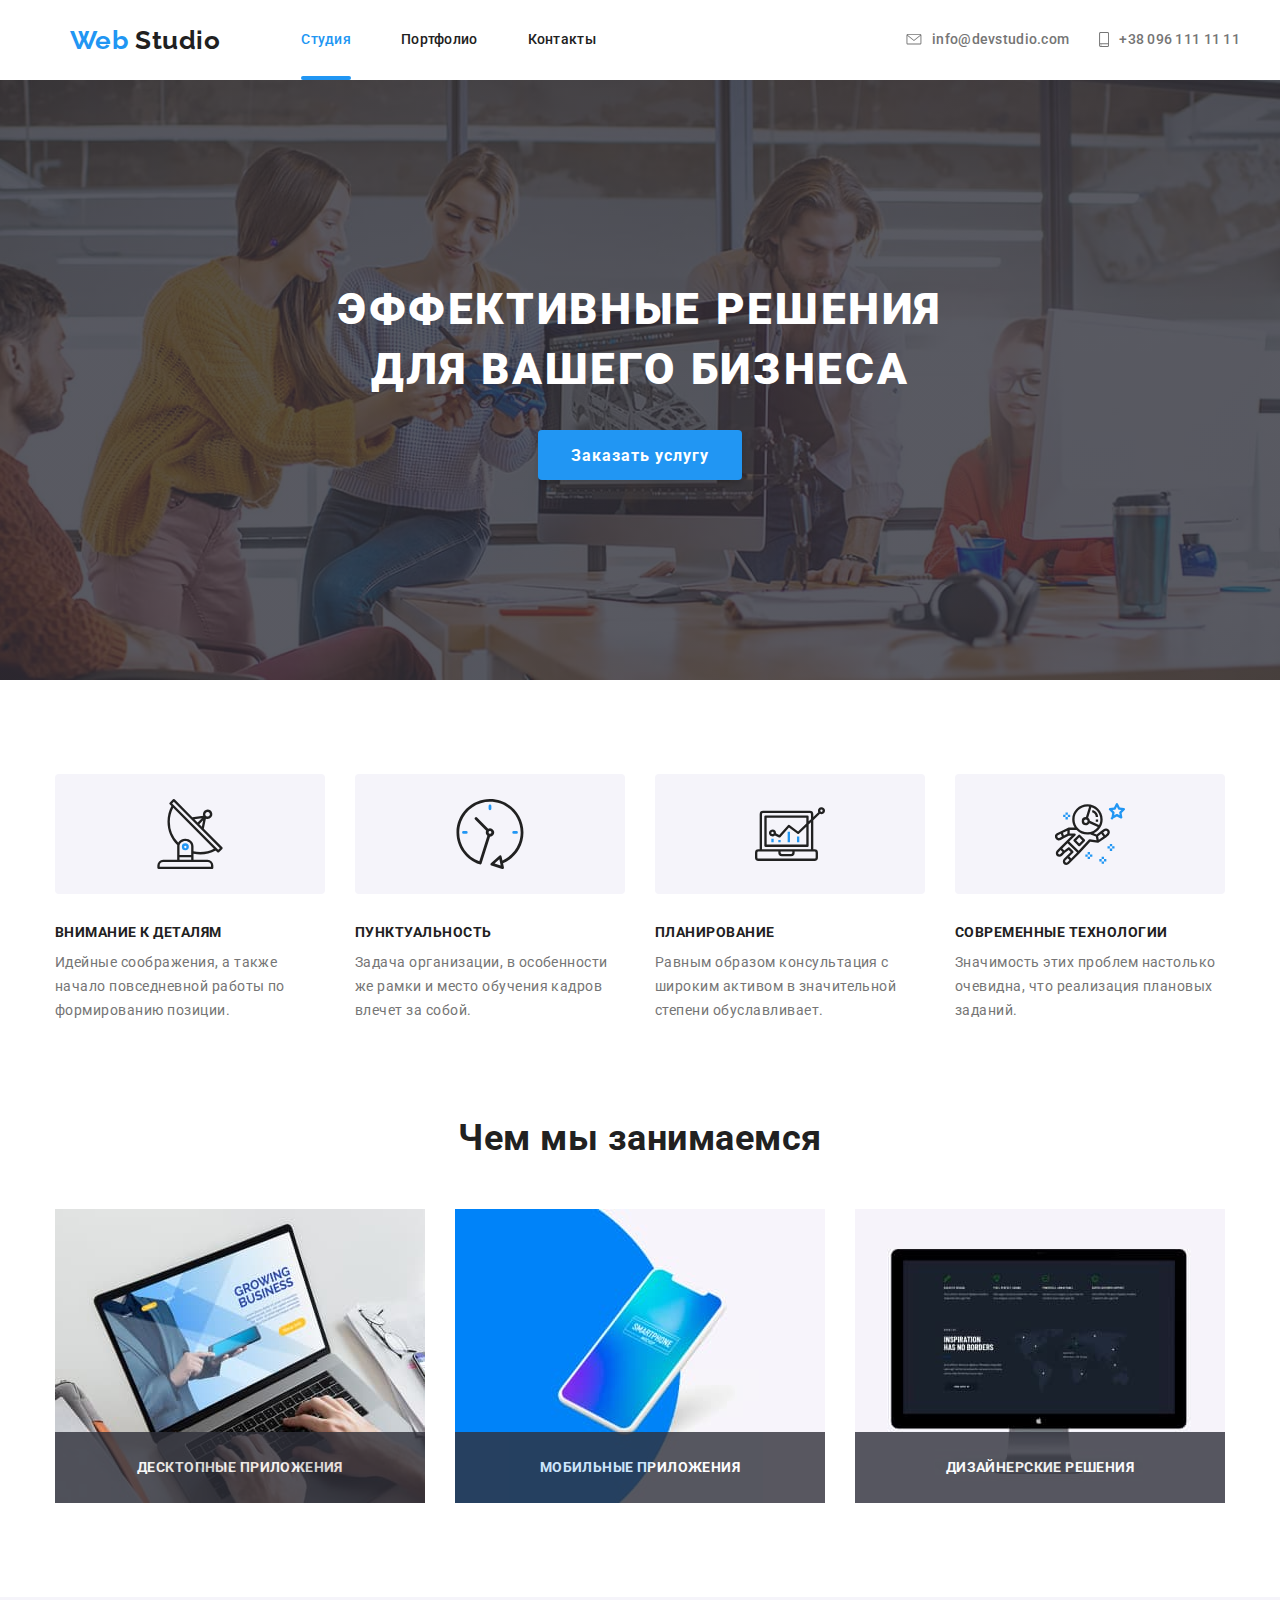
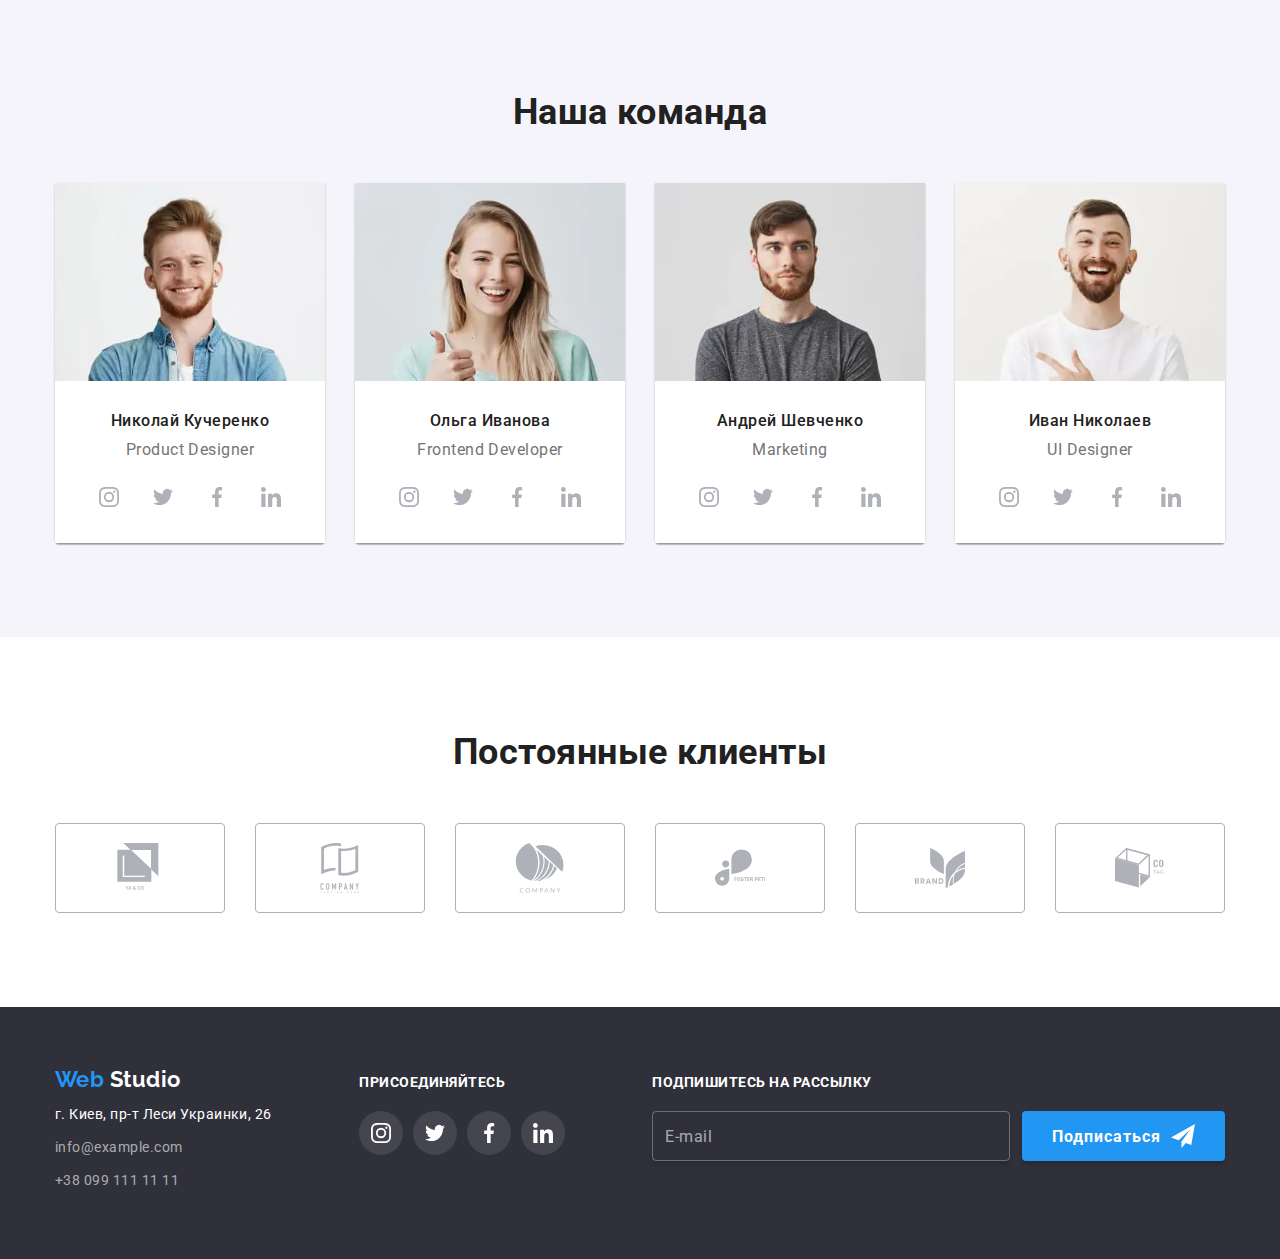
<file: index.html>
<!DOCTYPE html>
<html lang="ru">
  <head>
    <meta charset="UTF-8" />
    <meta name="viewport" content="width=device-width, initial-scale=1.0" />
    <title>Web Studio</title>
    <link
      href="https://fonts.googleapis.com/css2?family=Raleway:wght@700&family=Roboto:wght@400;500;700;900&display=swap"
      rel="stylesheet"
    />
    <link rel="stylesheet" href="./css/main.min.css" />
  </head>

  <body>
    <!-- Белый фон -->

    <!--Шапка сайта-->

    <header class="page-header">
      <div class="page-header__container">
        <a href="./index.html" class="page-header__logo">
          <span class="page-header__logo--space" lang="en">Web</span>
          <span class="page-logo" lang="en">Studio</span>
        </a>

        <button
          type="button"
          class="menu__button"
          aria-expanded="false"
          aria-controls="page-header__menu"
          data-menu-button
        >
          <svg
            class="menu__button--icon"
            width="40"
            height="40"
            aria-label="Переключатель мобильного меню"
          >
            <use
              href="./images/sprite.svg#icon-cross_40px"
              class="menu__button--icon-cross_40px"
            ></use>
            <use
              href="./images/sprite.svg#icon-menu"
              class="menu__button--icon-menu"
            ></use>
          </svg>
        </button>

        <div class="page-header__menu" id="page-header__menu" data-menu>
          <nav class="page-header__nav">
            <ul class="site-nav">
              <li class="site-nav__item">
                <a
                  href="./index.html"
                  class="site-nav__link site-nav__link--current"
                  >Студия</a
                >
              </li>
              <li class="site-nav__item">
                <a href="./portfolio.html" class="site-nav__link">Портфолио</a>
              </li>
              <li class="site-nav__item">
                <a href="./contacts.html" class="site-nav__link">Контакты</a>
              </li>
            </ul>
          </nav>
          <div class="page-header__contacts">
            <ul class="contact-info__list">
              <li class="contact-info__item">
                <a
                  href="mailto:info@devstudio.com"
                  aria-label="Электронная почта"
                  class="contact-info__link"
                >
                  <svg
                    class="contact-info__link--icon-mail"
                    width="16"
                    height="11.2"
                  >
                    <use href="./images/sprite.svg#icon-mail"></use>
                  </svg>
                  info@devstudio.com</a
                >
              </li>
              <li class="contact-info__item">
                <a
                  href="tel:+380961111111"
                  aria-label="Телефон"
                  class="contact-info__link"
                >
                  <svg
                    class="contact-info__link--icon-phone"
                    width="10"
                    height="15"
                  >
                    <use href="./images/sprite.svg#icon-phone"></use>
                  </svg>
                  +38 096 111 11 11</a
                >
              </li>
            </ul>
          </div>
        </div>
      </div>
    </header>

    <main class="page-content">
      <!--Герой-->
      <section class="hero">
        <div class="hero__container">
          <h1 class="hero__title">эффективные решения для вашего бизнеса</h1>
          <button href="#" class="hero__button" data-modal-open>
            Заказать услугу
          </button>
        </div>
      </section>

      <!-- Светло-серый фон -->

      <!--Наши преимущества (features)-->
      <section class="section__features">
        <div class="features__container">
          <h2 class="visually-hidden">Наши преимущества</h2>

          <ul class="features__list">
            <li class="features__item">
              <div class="features__item--icon-background">
                <svg class="features__item--icon" width="70" height="70">
                  <use href="./images/sprite.svg#icon-antenna"></use>
                </svg>
              </div>
              <h3 class="features__title">Внимание к деталям</h3>
              <p class="features__text">
                Идейные соображения, а также начало повседневной работы по
                формированию позиции.
              </p>
            </li>
            <li class="features__item">
              <div class="features__item--icon-background">
                <svg class="features__item--icon" width="70" height="70">
                  <use href="./images/sprite.svg#icon-clock"></use>
                </svg>
              </div>
              <h3 class="features__title">Пунктуальность</h3>
              <p class="features__text">
                Задача организации, в особенности же рамки и место обучения
                кадров влечет за собой.
              </p>
            </li>
            <li class="features__item">
              <div class="features__item--icon-background">
                <svg class="features__item--icon" width="70" height="70">
                  <use href="./images/sprite.svg#icon-diagram"></use>
                </svg>
              </div>
              <h3 class="features__title">Планирование</h3>
              <p class="features__text">
                Равным образом консультация с широким активом в значительной
                степени обуславливает.
              </p>
            </li>
            <li class="features__item">
              <div class="features__item--icon-background">
                <svg class="features__item--icon" width="70" height="70">
                  <use href="./images/sprite.svg#icon-astronaut"></use>
                </svg>
              </div>
              <h3 class="features__title">Современные технологии</h3>
              <p class="features__text">
                Значимость этих проблем настолько очевидна, что реализация
                плановых заданий.
              </p>
            </li>
          </ul>
        </div>
      </section>

      <!--Чем мы занимаемся-->
      <section>
        <div class="occupation__container">
          <h2 class="occupation__title">Чем мы занимаемся</h2>
          <ul class="occupation__list">
            <li class="occupation__item">
              <a href="#" class="occupation__link">
                <img
                  loading="lazy"
                  srcset="
                    ./images/desktop_apps&project_9_desk-370/img.jpg    1x,
                    ./images/desktop_apps&project_9_desk-370/img@2x.jpg 2x
                  "
                  src="./images/desktop_apps&project_9_desk-370/img.jpg"
                  width="370"
                  height="294"
                  alt="Десктопные приложения"
                />
                <h3 class="occupation__link--title">Десктопные приложения</h3>
              </a>
            </li>
            <li class="occupation__item">
              <a href="#" class="occupation__link">
                <img
                  loading="lazy"
                  srcset="
                    ./images/mobile_apps_desk-370/img.jpg    1x,
                    ./images/mobile_apps_desk-370/img@2x.jpg 2x
                  "
                  src="/images/mobile_apps_desk-370/img.jpg"
                  width="370"
                  height="294"
                  alt="Мобильные приложения"
                />
                <h3 class="occupation__link--title">Мобильные приложения</h3>
              </a>
            </li>
            <li class="occupation__item">
              <a href="#" class="occupation__link">
                <img
                  loading="lazy"
                  srcset="
                    ./images/design_solutions&project_6_desk-370/img.jpg    1x,
                    ./images/design_solutions&project_6_desk-370/img@2x.jpg 2x
                  "
                  src="./images/design_solutions&project_6_desk-370/img.jpg"
                  width="370"
                  height="294"
                  alt="Дизайнерские решения"
                />
                <h3 class="occupation__link--title">Дизайнерские решения</h3>
              </a>
            </li>
          </ul>
        </div>
      </section>

      <!-- Серый фон -->

      <!--Наша команда-->
      <section class="section__team">
        <div class="team__container">
          <h2 class="team__title">Наша команда</h2>

          <ul class="team__card-set">
            <li class="card-set__item">
              <picture>
                <source
                  srcset="
                    ./images/Nikolai_Kucherenko_mob-450/img-webP.webp    1x,
                    ./images/Nikolai_Kucherenko_mob-450/img@2x-webP.webp 2x
                  "
                  type="image/webp"
                  media="(max-width: 767px)"
                />

                <source
                  srcset="
                    ./images/Nikolai_Kucherenko_tab-354/img-webP.webp    1x,
                    ./images/Nikolai_Kucherenko_tab-354/img@2x-webP.webp 2x
                  "
                  type="image/webp"
                  media="(min-width: 768px)"
                />
                <source
                  srcset="
                    ./images/Nikolai_Kucherenko_tab-354/img.jpg    1x,
                    ./images/Nikolai_Kucherenko_tab-354/img@2x.jpg 2x
                  "
                  type="image/jpg"
                  media="(min-width: 768px)"
                />

                <source
                  srcset="
                    ./images/Nikolai_Kucherenko_desk-270/img-webP.webp    1x,
                    ./images/Nikolai_Kucherenko_desk-270/img@2x-webP.webp 2x
                  "
                  type="image/webp"
                  media="(min-width: 1200px)"
                />

                <source
                  srcset="
                    ./images/Nikolai_Kucherenko_desk-270/img.jpg    1x,
                    ./images/Nikolai_Kucherenko_desk-270/img@2x.jpg 2x
                  "
                  type="image/jpg"
                  media="(min-width: 1200px)"
                />

                <img
                  loading="lazy"
                  srcset="
                    ./images/Nikolai_Kucherenko_mob-450/img.jpg    1x,
                    ./images/Nikolai_Kucherenko_mob-450/img@2x.jpg 2x
                  "
                  src="./images/Nikolai_Kucherenko_mob-450/img.jpg"
                  alt="Николай Кучеренко"
                />
              </picture>

              <!-- <picture>
                <source
                  srcset="
                    ./images/Nikolai_Kucherenko_mob-450/img-webP.webp    1x,
                    ./images/Nikolai_Kucherenko_mob-450/img@2x-webP.webp 2x
                  "
                  type="image/webp"
                />

                <img
                  loading="lazy"
                  srcset="
                    ./images/Nikolai_Kucherenko_mob-450/img.jpg    1x,
                    ./images/Nikolai_Kucherenko_mob-450/img@2x.jpg 2x
                  "
                  src="./images/Nikolai_Kucherenko_mob-450/img.jpg"
                  alt="Николай Кучеренко"
                />
              </picture> -->

              <!-- <img
                loading="lazy"
                srcset="
                  ./images/Nikolai_Kucherenko_mob-450/img.jpg    450w,
                  ./images/Nikolai_Kucherenko_mob-450/img@2x.jpg 900w
                "
                src="./images/Nikolai_Kucherenko_mob-450/img.jpg"
                alt="Николай Кучеренко"
                sizes="(min-width: 1200px) 25vw, (min-width: 768px) 50vw, 100vw"
              /> -->

              <!-- <img
                loading="lazy"
                srcset="
                  ./images/Nikolai_Kucherenko_mob-450/img.jpg    1x,
                  ./images/Nikolai_Kucherenko_mob-450/img@2x.jpg 2x
                "
                src="./images/Nikolai_Kucherenko_mob-450/img.jpg"
                alt="Николай Кучеренко"
              /> -->
              <div class="card__content">
                <h3 class="card__name">Николай Кучеренко</h3>
                <p lang="en" class="card__text">Product Designer</p>

                <ul class="card__socials">
                  <li class="socials__item">
                    <a
                      href="https://www.instagram.com/"
                      aria-label="Ссылка на Instagram"
                      class="team__social-link"
                    >
                      <svg
                        class="team__social-link--icon"
                        width="20"
                        height="20"
                      >
                        <use href="./images/sprite.svg#icon-instagram"></use>
                      </svg>
                    </a>
                  </li>
                  <li class="socials__item">
                    <a
                      href="https://twitter.com/"
                      aria-label="Ссылка на Twitter"
                      class="team__social-link"
                    >
                      <svg
                        class="team__social-link--icon"
                        width="20"
                        height="20"
                      >
                        <use href="./images/sprite.svg#icon-twitter"></use>
                      </svg>
                    </a>
                  </li>
                  <li class="socials__item">
                    <a
                      href="https://www.facebook.com"
                      aria-label="Ссылка на Facebook"
                      class="team__social-link"
                    >
                      <svg
                        class="team__social-link--icon"
                        width="20"
                        height="20"
                      >
                        <use href="./images/sprite.svg#icon-facebook"></use>
                      </svg>
                    </a>
                  </li>
                  <li class="socials__item">
                    <a
                      href="https://www.linkedin.com/"
                      aria-label="Ссылка на LinkedIn"
                      class="team__social-link"
                    >
                      <svg
                        class="team__social-link--icon"
                        width="20"
                        height="20"
                      >
                        <use href="./images/sprite.svg#icon-linkedin"></use>
                      </svg>
                    </a>
                  </li>
                </ul>
              </div>
            </li>

            <li class="card-set__item">
              <picture>
                <source
                  srcset="
                    ./images/Olga_Ivanova_mob-450/img-webP.webp    1x,
                    ./images/Olga_Ivanova_mob-450/img@2x-webP.webp 2x
                  "
                  type="image/webp"
                  media="(max-width: 767px)"
                />

                <source
                  srcset="
                    ./images/Olga_Ivanova_tab-354/img-webP.webp    1x,
                    ./images/Olga_Ivanova_tab-354/img@2x-webP.webp 2x
                  "
                  type="image/webp"
                  media="(min-width: 768px)"
                />
                <source
                  srcset="
                    ./images/Olga_Ivanova_tab-354/img.jpg    1x,
                    ./images/Olga_Ivanova_tab-354/img@2x.jpg 2x
                  "
                  type="image/jpg"
                  media="(min-width: 768px)"
                />

                <source
                  srcset="
                    ./images/Olga_Ivanova_desk-270/img-webP.webp    1x,
                    ./images/Olga_Ivanova_desk-270/img@2x-webP.webp 2x
                  "
                  type="image/webp"
                  media="(min-width: 1200px)"
                />

                <source
                  srcset="
                    ./images/Olga_Ivanova_desk-270/img.jpg    1x,
                    ./images/Olga_Ivanova_desk-270/img@2x.jpg 2x
                  "
                  type="image/jpg"
                  media="(min-width: 1200px)"
                />
                <img
                  loading="lazy"
                  srcset="
                    ./images/Olga_Ivanova_mob-450/img.jpg    1x,
                    ./images/Olga_Ivanova_mob-450/img@2x.jpg 2x
                  "
                  src="./images/Olga_Ivanova_mob-450/img.jpg"
                  alt="Ольга Иванова"
                />
              </picture>

              <div class="card__content">
                <h3 class="card__name">Ольга Иванова</h3>
                <p lang="en" class="card__text">Frontend Developer</p>

                <ul class="card__socials">
                  <li class="socials__item">
                    <a
                      href="https://www.instagram.com/"
                      aria-label="Ссылка на Instagram"
                      class="team__social-link"
                    >
                      <svg
                        class="team__social-link--icon"
                        width="20"
                        height="20"
                      >
                        <use href="./images/sprite.svg#icon-instagram"></use>
                      </svg>
                    </a>
                  </li>
                  <li class="socials__item">
                    <a
                      href="https://twitter.com/"
                      aria-label="Ссылка на Twitter"
                      class="team__social-link"
                    >
                      <svg
                        class="team__social-link--icon"
                        width="20"
                        height="20"
                      >
                        <use href="./images/sprite.svg#icon-twitter"></use>
                      </svg>
                    </a>
                  </li>
                  <li class="socials__item">
                    <a
                      href="https://www.facebook.com"
                      aria-label="Ссылка на Facebook"
                      class="team__social-link"
                    >
                      <svg
                        class="team__social-link--icon"
                        width="20"
                        height="20"
                      >
                        <use href="./images/sprite.svg#icon-facebook"></use>
                      </svg>
                    </a>
                  </li>
                  <li class="socials__item">
                    <a
                      href="https://www.linkedin.com/"
                      aria-label="Ссылка на LinkedIn"
                      class="team__social-link"
                    >
                      <svg
                        class="team__social-link--icon"
                        width="20"
                        height="20"
                      >
                        <use href="./images/sprite.svg#icon-linkedin"></use>
                      </svg>
                    </a>
                  </li>
                </ul>
              </div>
            </li>

            <li class="card-set__item">
              <picture>
                <source
                  srcset="
                    ./images/Andrei_Shevchenko_mob-450/img-webP.webp    1x,
                    ./images/Andrei_Shevchenko_mob-450/img@2x-webP.webp 2x
                  "
                  type="image/webp"
                  media="(max-width: 767px)"
                />

                <source
                  srcset="
                    ./images/Andrei_Shevchenko_tab-354/img-webP.webp    1x,
                    ./images/Andrei_Shevchenko_tab-354/img@2x-webP.webp 2x
                  "
                  type="image/webp"
                  media="(min-width: 768px)"
                />
                <source
                  srcset="
                    ./images/Andrei_Shevchenko_tab-354/img.jpg    1x,
                    ./images/Andrei_Shevchenko_tab-354/img@2x.jpg 2x
                  "
                  type="image/jpg"
                  media="(min-width: 768px)"
                />

                <source
                  srcset="
                    ./images/Andrei_Shevchenko_desk-270/img-webP.webp    1x,
                    ./images/Andrei_Shevchenko_desk-270/img@2x-webP.webp 2x
                  "
                  type="image/webp"
                  media="(min-width: 1200px)"
                />

                <source
                  srcset="
                    ./images/Andrei_Shevchenko_desk-270/img.jpg    1x,
                    ./images/Andrei_Shevchenko_desk-270/img@2x.jpg 2x
                  "
                  type="image/jpg"
                  media="(min-width: 1200px)"
                />
                <img
                  loading="lazy"
                  srcset="
                    ./images/Andrei_Shevchenko_mob-450/img.jpg    1x,
                    ./images/Andrei_Shevchenko_mob-450/img@2x.jpg 2x
                  "
                  src="./images/Andrei_Shevchenko_mob-450/img.jpg"
                  alt="Андрей Шевченко"
                />
              </picture>

              <div class="card__content">
                <h3 class="card__name">Андрей Шевченко</h3>
                <p lang="en" class="card__text">Marketing</p>

                <ul class="card__socials">
                  <li class="socials__item">
                    <a
                      href="https://www.instagram.com/"
                      aria-label="Ссылка на Instagram"
                      class="team__social-link"
                    >
                      <svg
                        class="team__social-link--icon"
                        width="20"
                        height="20"
                      >
                        <use href="./images/sprite.svg#icon-instagram"></use>
                      </svg>
                    </a>
                  </li>
                  <li class="socials__item">
                    <a
                      href="https://twitter.com/"
                      aria-label="Ссылка на Twitter"
                      class="team__social-link"
                    >
                      <svg
                        class="team__social-link--icon"
                        width="20"
                        height="20"
                      >
                        <use href="./images/sprite.svg#icon-twitter"></use>
                      </svg>
                    </a>
                  </li>
                  <li class="socials__item">
                    <a
                      href="https://www.facebook.com"
                      aria-label="Ссылка на Facebook"
                      class="team__social-link"
                    >
                      <svg
                        class="team__social-link--icon"
                        width="20"
                        height="20"
                      >
                        <use href="./images/sprite.svg#icon-facebook"></use>
                      </svg>
                    </a>
                  </li>
                  <li class="socials__item">
                    <a
                      href="https://www.linkedin.com/"
                      aria-label="Ссылка на LinkedIn"
                      class="team__social-link"
                    >
                      <svg
                        class="team__social-link--icon"
                        width="20"
                        height="20"
                      >
                        <use href="./images/sprite.svg#icon-linkedin"></use>
                      </svg>
                    </a>
                  </li>
                </ul>
              </div>
            </li>

            <li class="card-set__item">
              <picture>
                <source
                  srcset="
                    ./images/Ivan_Nikolaev_mob-450/img-webP.webp    1x,
                    ./images/Ivan_Nikolaev_mob-450/img@2x-webP.webp 2x
                  "
                  type="image/webp"
                  media="(max-width: 767px)"
                />

                <source
                  srcset="
                    ./images/Ivan_Nikolaev_tab-354/img-webP.webp    1x,
                    ./images/Ivan_Nikolaev_tab-354/img@2x-webP.webp 2x
                  "
                  type="image/webp"
                  media="(min-width: 768px)"
                />
                <source
                  srcset="
                    ./images/Ivan_Nikolaev_tab-354/img.jpg    1x,
                    ./images/Ivan_Nikolaev_tab-354/img@2x.jpg 2x
                  "
                  type="image/jpg"
                  media="(min-width: 768px)"
                />

                <source
                  srcset="
                    ./images/Ivan_Nikolaev_desk-270/img-webP.webp    1x,
                    ./images/Ivan_Nikolaev_desk-270/img@2x-webP.webp 2x
                  "
                  type="image/webp"
                  media="(min-width: 1200px)"
                />

                <source
                  srcset="
                    ./images/Ivan_Nikolaev_desk-270/img.jpg    1x,
                    ./images/Ivan_Nikolaev_desk-270/img@2x.jpg 2x
                  "
                  type="image/jpg"
                  media="(min-width: 1200px)"
                />
                <img
                  loading="lazy"
                  srcset="
                    ./images/Ivan_Nikolaev_mob-450/img.jpg    1x,
                    ./images/Ivan_Nikolaev_mob-450/img@2x.jpg 2x
                  "
                  src="./images/Ivan_Nikolaev_mob-450/img.jpg"
                  alt="Иван Николаев"
                />
              </picture>

              <div class="card__content">
                <h3 class="card__name">Иван Николаев</h3>
                <p lang="en" class="card__text">UI Designer</p>

                <ul class="card__socials">
                  <li class="socials__item">
                    <a
                      href="https://www.instagram.com/"
                      aria-label="Ссылка на Instagram"
                      class="team__social-link"
                    >
                      <svg
                        class="team__social-link--icon"
                        width="20"
                        height="20"
                      >
                        <use href="./images/sprite.svg#icon-instagram"></use>
                      </svg>
                    </a>
                  </li>
                  <li class="socials__item">
                    <a
                      href="https://twitter.com/"
                      aria-label="Ссылка на Twitter"
                      class="team__social-link"
                    >
                      <svg
                        class="team__social-link--icon"
                        width="20"
                        height="20"
                      >
                        <use href="./images/sprite.svg#icon-twitter"></use>
                      </svg>
                    </a>
                  </li>
                  <li class="socials__item">
                    <a
                      href="https://www.facebook.com"
                      aria-label="Ссылка на Facebook"
                      class="team__social-link"
                    >
                      <svg
                        class="team__social-link--icon"
                        width="20"
                        height="20"
                      >
                        <use href="./images/sprite.svg#icon-facebook"></use>
                      </svg>
                    </a>
                  </li>
                  <li class="socials__item">
                    <a
                      href="https://www.linkedin.com/"
                      aria-label="Ссылка на LinkedIn"
                      class="team__social-link"
                    >
                      <svg
                        class="team__social-link--icon"
                        width="20"
                        height="20"
                      >
                        <use href="./images/sprite.svg#icon-linkedin"></use>
                      </svg>
                    </a>
                  </li>
                </ul>
              </div>
            </li>
          </ul>
        </div>
      </section>

      <!--Постоянные клиенты-->
      <section class="section__customers">
        <div class="customers__container">
          <h2 class="customers__title">Постоянные клиенты</h2>

          <ul class="customers__logo">
            <li class="customers__item">
              <a
                href="#"
                aria-label="Клиент 1"
                class="customers__link--icon-background"
              >
                <svg class="customers__link--icon">
                  <use href="./images/sprite.svg#icon-client_1"></use>
                </svg>
              </a>
            </li>
            <li class="customers__item">
              <a
                href="#"
                aria-label="Клиент 2"
                class="customers__link--icon-background"
              >
                <svg class="customers__link--icon">
                  <use href="./images/sprite.svg#icon-client_2"></use>
                </svg>
              </a>
            </li>
            <li class="customers__item">
              <a
                href="#"
                aria-label="Клиент 3"
                class="customers__link--icon-background"
              >
                <svg class="customers__link--icon">
                  <use href="./images/sprite.svg#icon-client_3"></use>
                </svg>
              </a>
            </li>
            <li class="customers__item">
              <a
                href="#"
                aria-label="Клиент 4"
                class="customers__link--icon-background"
              >
                <svg class="customers__link--icon">
                  <use href="./images/sprite.svg#icon-client_4"></use>
                </svg>
              </a>
            </li>
            <li class="customers__item">
              <a
                href="#"
                aria-label="Клиент 5"
                class="customers__link--icon-background"
              >
                <svg class="customers__link--icon">
                  <use href="./images/sprite.svg#icon-client_5"></use>
                </svg>
              </a>
            </li>
            <li class="customers__item">
              <a
                href="#"
                aria-label="Клиент 6"
                class="customers__link--icon-background"
              >
                <svg class="customers__link--icon">
                  <use href="./images/sprite.svg#icon-client_6"></use>
                </svg>
              </a>
            </li>
          </ul>
        </div>
      </section>
    </main>

    <!--Футер-->
    <footer class="page-footer">
      <div class="page-footer__container">
        <div class="page-footer__address">
          <address class="address">
            <a href="./index.html" class="page-footer__logo"
              ><span lang="en">Web</span
              ><span lang="en" class="page-logo--reverse"> Studio</span></a
            >
            <p class="address__text">г. Киев, пр-т Леси Украинки, 26</p>
            <a href="mailto:info@example.com" class="page-footer-contacts"
              >info@example.com</a
            >
            <a href="tel:+380991111111" class="page-footer-contacts"
              >+38 099 111 11 11</a
            >
          </address>
        </div>

        <div class="page-footer__socials">
          <b class="appeal">присоединяйтесь</b>

          <ul class="socials__list">
            <li class="socials__item">
              <a
                href="https://www.instagram.com/"
                aria-label="Ссылка на Instagram"
                class="link socials__link"
              >
                <svg class="socials__link--icon" width="20" height="20">
                  <use href="./images/sprite.svg#icon-instagram"></use>
                </svg>
              </a>
            </li>
            <li class="socials__item">
              <a
                href="https://twitter.com/"
                aria-label="Ссылка на Twitter"
                class="link socials__link"
              >
                <svg class="socials__link--icon" width="20" height="16.25">
                  <use href="./images/sprite.svg#icon-twitter"></use>
                </svg>
              </a>
            </li>
            <li class="socials__item">
              <a
                href="https://www.facebook.com"
                aria-label="Ссылка на Facebook"
                class="link socials__link"
              >
                <svg class="socials__link--icon" width="10" height="20">
                  <use href="./images/sprite.svg#icon-facebook"></use>
                </svg>
              </a>
            </li>
            <li class="socials__item">
              <a
                href="https://www.linkedin.com/"
                aria-label="Ссылка на LinkedIn"
                class="link socials__link"
              >
                <svg class="socials__link--icon" width="20" height="20">
                  <use href="./images/sprite.svg#icon-linkedin"></use>
                </svg>
              </a>
            </li>
          </ul>
        </div>

        <form class="appeal__form">
          <label for="email" class="appeal">подпишитесь на рассылку</label>
          <div class="appeal__container">
            <input
              class="appeal__email"
              type="email"
              name="email"
              id="email"
              placeholder="E-mail"
            />
            <button href="#" class="page-footer__button">
              Подписаться
              <svg class="page-footer__button--icon" width="24" height="24">
                <use href="./images/sprite.svg#icon-send"></use>
              </svg>
            </button>
          </div>
        </form>

        <!-- <p lang="en" class="copy container">
          2020 | Developed by GoIT Students
        </p> -->
      </div>
    </footer>

    <!-- Modal -->
    <div class="backdrop is-hidden" data-modal>
      <div class="modal is-hidden">
        <form class="form" autocomplete="off">
          <div class="close" data-modal-close>
            <svg class="close--icon" width="18" height="18">
              <use href="./images/sprite.svg#icon-cross_18px"></use>
            </svg>
          </div>

          <h3 class="form__title">Оставьте свои данные, мы вам перезвоним</h3>

          <label class="form__field">
            <input
              class="form__input"
              type="text"
              name="name"
              placeholder=" "
              autofocus
            />
            <span class="form__label">Имя</span>
            <svg class="form__icon" width="18" height="18">
              <use href="./images/sprite.svg#icon-person"></use>
            </svg>
          </label>

          <label class="form__field">
            <input class="form__input" type="tel" name="tel" placeholder=" " />
            <span class="form__label">Телефон</span>
            <svg class="form__icon" width="18" height="18">
              <use href="./images/sprite.svg#icon-tel"></use>
            </svg>
          </label>

          <label class="form__field">
            <input
              class="form__input"
              type="email"
              name="email"
              placeholder=" "
            />
            <span class="form__label">Почта</span>
            <svg class="form__icon" width="18" height="18">
              <use href="./images/sprite.svg#icon-email"></use>
            </svg>
          </label>

          <label class="form__field">
            <textarea
              class="comment"
              name="comment"
              rows="10"
              placeholder=" "
            ></textarea>
            <span class="form__label form__label--comment">Комментарий</span>
          </label>

          <label class="form__field form__field--checkbox">
            <input type="checkbox" name="policy" class="checkbox" />
            <span class="checkbox__icon"></span>
            <span class="form__policy"
              >Соглашаюсь с рассылкой и принимаю
              <a href="#" class="form__policy--link">Условия договора</a>
            </span>
          </label>

          <div class="form__button">
            <button class="form__button--submit" type="submit">
              Отправить
            </button>
          </div>
        </form>
      </div>
    </div>

    <script>
      (() => {
        document
          .querySelector('.js-speaker-form')
          .addEventListener('submit', e => {
            e.preventDefault();

            new FormData(e.currentTarget).forEach((value, name) =>
              console.log(`${name}: ${value}`),
            );

            e.currentTarget.reset();
          });
      })();
    </script>

    <script src="./js/modal.js"></script>
    <script src="./js/menu.js"></script>
  </body>
</html>
</file>
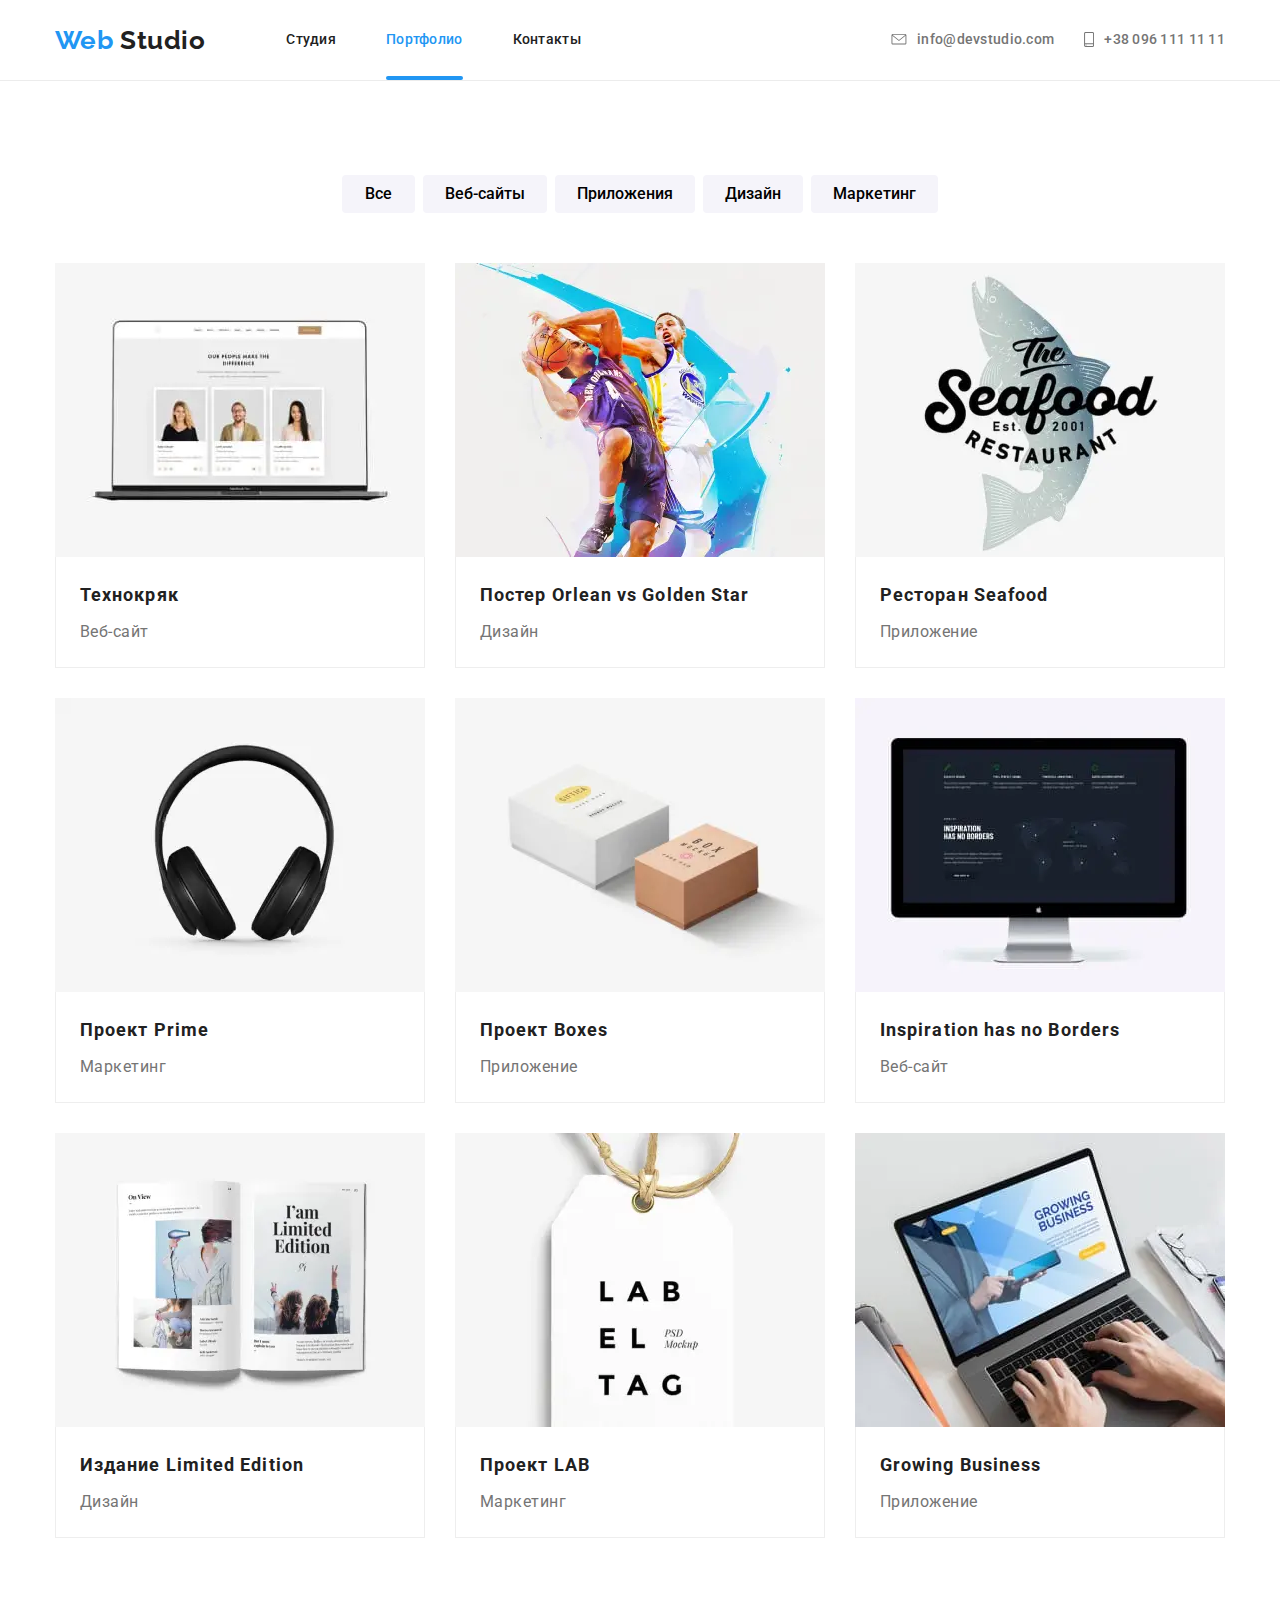
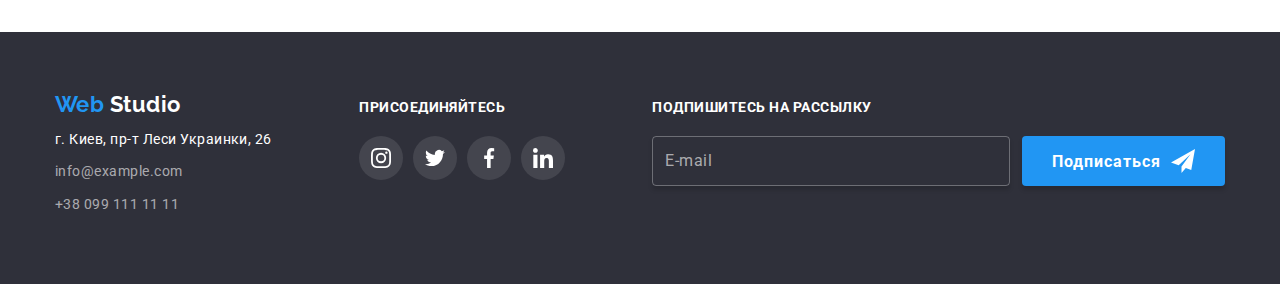
<file: portfolio.html>
<!DOCTYPE html>
<html lang="ru">
  <head>
    <meta charset="UTF-8" />
    <meta name="viewport" content="width=device-width, initial-scale=1.0" />
    <title>Portfolio</title>
    <link href="https://fonts.googleapis.com/css2?family=Raleway:wght@700&family=Roboto:wght@400;500;700;900&display=swap"
          rel="stylesheet" />
    <!-- <link rel="stylesheet"
          href="https://cdnjs.cloudflare.com/ajax/libs/modern-normalize/0.6.0/modern-normalize.min.css" />
    <link rel="stylesheet" href="./css/common.css" /> -->
    <link rel="stylesheet" href="./css/portfolio.min.css" />
  </head>

  <body>
    
    <!--Шапка сайта-->
    <header class="page-header  page-header--border">
      <div class="page-header__container">
        <a href="./index.html" class="page-header__logo">
          <span class="page-header__logo--space" lang="en">Web</span>
          <span class="page-logo" lang="en">Studio</span>
        </a>

        <button
          type="button"
          class="menu__button"
          aria-expanded="false"
          aria-controls="page-header__menu"
          data-menu-button
        >
          <svg
            class="menu__button--icon"
            width="40"
            height="40"
            aria-label="Переключатель мобильного меню"
          >
            <use
              href="./images/sprite.svg#icon-cross_40px"
              class="menu__button--icon-cross_40px"
            ></use>
            <use
              href="./images/sprite.svg#icon-menu"
              class="menu__button--icon-menu"
            ></use>
          </svg>
        </button>

        <div class="page-header__menu" id="page-header__menu" data-menu>
          <nav class="page-header__nav">
            <ul class="site-nav">
              <li class="site-nav__item">
                <a href="./index.html" class="site-nav__link">Студия</a>
              </li>
              <li class="site-nav__item">
                <a href="./portfolio.html" class="site-nav__link site-nav__link--current">Портфолио</a>
              </li>
              <li class="site-nav__item">
                <a href="./contacts.html" class="site-nav__link">Контакты</a>
              </li>
            </ul>
          </nav>
          <div class="page-header__contacts">
            <ul class="contact-info__list">
              <li class="contact-info__item">
                <a
                  href="mailto:info@devstudio.com"
                  aria-label="Электронная почта"
                  class="contact-info__link"
                >
                  <svg
                    class="contact-info__link--icon-mail"
                    width="16"
                    height="11.2"
                  >
                    <use href="./images/sprite.svg#icon-mail"></use>
                  </svg>
                  info@devstudio.com</a
                >
              </li>
              <li class="contact-info__item">
                <a
                  href="tel:+380961111111"
                  aria-label="Телефон"
                  class="contact-info__link"
                >
                  <svg
                    class="contact-info__link--icon-phone"
                    width="10"
                    height="15"
                  >
                    <use href="./images/sprite.svg#icon-phone"></use>
                  </svg>
                  +38 096 111 11 11</a
                >
              </li>
            </ul>
          </div>
        </div>
      </div>
    </header>


    <!-- Белый фон -->
    <main class="page-content">
      <!-- Фильтр -->
      <section class="section__project">
        <div class="project__container">
        <h1 class="visually-hidden">Группы проектов</h1>
        <ul class="filter__list">
          <li class="filter__item"><button type="button" class="filter__button">Все</button></li>
          <li class="filter__item"><button type="button" class="filter__button">Веб-сайты</button></li>
          <li class="filter__item"><button type="button" class="filter__button">Приложения</button></li>
          <li class="filter__item"><button type="button" class="filter__button">Дизайн</button></li>
          <li class="filter__item"><button type="button" class="filter__button">Маркетинг</button></li>
        </ul>
     

      <!-- Все проекты -->
        <ul class="project__list">
          
          <li class="project__item">
            <a href="#" class="project__link">
            <div class="project__thumb">

              <picture>
                <source
                  srcset="
                    ./images/project_1_mob-450/img-webP.webp    1x,
                    ./images/project_1_mob-450/img@2x-webP.webp 2x
                  "
                  type="image/webp"
                  media="(max-width: 767px)"
                />

                <source
                  srcset="
                    ./images/project_1_tab-354/img-webP.webp    1x,
                    ./images/project_1_tab-354/img@2x-webP.webp 2x
                  "
                  type="image/webp"
                  media="(max-width: 1199px)"
                />
                <source
                  srcset="
                    ./images/project_1_tab-354/img.jpg    1x,
                    ./images/project_1_tab-354/img@2x.jpg 2x
                  "
                  type="image/jpg"
                  media="(max-width: 1199px)"
                />

                <source
                  srcset="
                  ./images/project_1_desk-370/img-webP.webp    1x,
                  ./images/project_1_desk-370/img@2x-webP.webp 2x
                  "
                  type="image/webp"
                  media="(min-width: 1200px)"
                />

                <source
                  srcset="
                  ./images/project_1_desk-370/img.jpg 1x,
                  ./images/project_1_desk-370/img@2x.jpg 2x
                  "
                  type="image/jpg"
                  media="(min-width: 1200px)"
                />

                <img
                  loading="lazy"
                  srcset="
                    ./images/project_1_mob-450/img.jpg    1x,
                    ./images/project_1_mob-450/img@2x.jpg 2x
                  "
                  src="./images/project_1_mob-450/img.jpg"
                  alt="Проект 1"
                />
              </picture>

              <div class="project__overlay">
                <p class="project__text">Технокряк это современная площадка распространения коронавируса. Компании используют эту платформу для цифрового
                  шпионажа и атак на защищённые сервера конкурентов.</p>
              </div>  
            </div>
            <div class="project__content">              
              <h2 class="project__title">Технокряк</h2>
              <p class="project__filter">Веб-сайт</p>
            </div>
            </a>
          </li>


          <li class="project__item">
            <a href="#" class="project__link">
            <div class="project__thumb">
              <picture>
                <source
                  srcset="
                    ./images/project_2_mob-450/img-webP.webp    1x,
                    ./images/project_2_mob-450/img@2x-webP.webp 2x
                  "
                  type="image/webp"
                  media="(max-width: 767px)"
                />

                <source
                  srcset="
                    ./images/project_2_tab-354/img-webP.webp    1x,
                    ./images/project_2_tab-354/img@2x-webP.webp 2x
                  "
                  type="image/webp"
                  media="(max-width: 1199px)"
                />
                <source
                  srcset="
                    ./images/project_2_tab-354/img.jpg    1x,
                    ./images/project_2_tab-354/img@2x.jpg 2x
                  "
                  type="image/jpg"
                  media="(max-width: 1199px)"
                />

                <source
                  srcset="
                    ./images/project_2_desk-370/img-webP.webp    1x,
                    ./images/project_2_desk-370/img@2x-webP.webp 2x
                  "
                  type="image/webp"
                  media="(min-width: 1200px)"
                />

                <source
                  srcset="
                    ./images/project_2_desk-370/img.jpg    1x,
                    ./images/project_2_desk-370/img@2x.jpg 2x
                  "
                  type="image/jpg"
                  media="(min-width: 1200px)"
                />

                <img
                  loading="lazy"
                  srcset="
                    ./images/project_2_mob-450/img.jpg    1x,
                    ./images/project_2_mob-450/img@2x.jpg 2x
                  "
                  src="./images/project_2_mob-450/img.jpg"
                  alt="Проект 2"
                />
              </picture>
              <div class="project__overlay">
                <p class="project__text">Технокряк это современная площадка распространения коронавируса. Компании используют эту платформу для цифрового
                  шпионажа и атак на защищённые сервера конкурентов.</p>
              </div>
            </div>
            <div class="project__content">              
            <h2 class="project__title">Постер <span lang="en">Orlean vs Golden Star</span></h2>
            <p class="project__filter">Дизайн</p>
            </div>
          </a>
          </li>

          
          <li class="project__item">
            <a href="#" class="project__link">
            <div class="project__thumb">
              <picture>
                <source
                  srcset="
                    ./images/project_3_mob-450/img-webP.webp    1x,
                    ./images/project_3_mob-450/img@2x-webP.webp 2x
                  "
                  type="image/webp"
                  media="(max-width: 767px)"
                />

                <source
                  srcset="
                    ./images/project_3_tab-354/img-webP.webp    1x,
                    ./images/project_3_tab-354/img@2x-webP.webp 2x
                  "
                  type="image/webp"
                  media="(max-width: 1199px)"
                />
                <source
                  srcset="
                    ./images/project_3_tab-354/img.jpg    1x,
                    ./images/project_3_tab-354/img@2x.jpg 2x
                  "
                  type="image/jpg"
                  media="(max-width: 1199px)"
                />

                <source
                  srcset="
                  ./images/project_3_desk-370/img-webP.webp    1x,
                  ./images/project_3_desk-370/img@2x-webP.webp 2x
                  "
                  type="image/webp"
                  media="(min-width: 1200px)"
                />

                <source
                  srcset="
                  ./images/project_3_desk-370/img.jpg 1x,
                  ./images/project_3_desk-370/img@2x.jpg 2x
                  "
                  type="image/jpg"
                  media="(min-width: 1200px)"
                />

                <img
                  loading="lazy"
                  srcset="
                    ./images/project_3_mob-450/img.jpg    1x,
                    ./images/project_3_mob-450/img@2x.jpg 2x
                  "
                  src="./images/project_3_mob-450/img.jpg"
                  alt="Проект 3"
                />
              </picture>
              <div class="project__overlay">
                <p class="project__text">Технокряк это современная площадка распространения коронавируса. Компании используют эту платформу для цифрового
                  шпионажа и атак на защищённые сервера конкурентов.</p>
              </div>
            </div>
            <div class="project__content">
                        <h2 class="project__title">Ресторан <span lang="en">Seafood</span></h2>
            <p class="project__filter">Приложение</p>
            </div>
            </a>
          </li>


          <li class="project__item">
            <a href="#" class="project__link">
            <div class="project__thumb">
              <picture>
                <source
                  srcset="
                    ./images/project_4_mob-450/img-webP.webp    1x,
                    ./images/project_4_mob-450/img@2x-webP.webp 2x
                  "
                  type="image/webp"
                  media="(max-width: 767px)"
                />

                <source
                  srcset="
                    ./images/project_4_tab-354/img-webP.webp    1x,
                    ./images/project_4_tab-354/img@2x-webP.webp 2x
                  "
                  type="image/webp"
                  media="(max-width: 1199px)"
                />
                <source
                  srcset="
                    ./images/project_4_tab-354/img.jpg    1x,
                    ./images/project_4_tab-354/img@2x.jpg 2x
                  "
                  type="image/jpg"
                  media="(max-width: 1199px)"
                />

                <source
                  srcset="
                  ./images/project_4_desk-370/img-webP.webp    1x,
                  ./images/project_4_desk-370/img@2x-webP.webp 2x
                  "
                  type="image/webp"
                  media="(min-width: 1200px)"
                />

                <source
                  srcset="
                  ./images/project_4_desk-370/img.jpg 1x,
                  ./images/project_4_desk-370/img@2x.jpg 2x
                  "
                  type="image/jpg"
                  media="(min-width: 1200px)"
                />

                <img
                  loading="lazy"
                  srcset="
                    ./images/project_4_mob-450/img.jpg    1x,
                    ./images/project_4_mob-450/img@2x.jpg 2x
                  "
                  src="./images/project_4_mob-450/img.jpg"
                  alt="Проект 4"
                />
              </picture>
              <div class="project__overlay">
                <p class="project__text">Технокряк это современная площадка распространения коронавируса. Компании используют эту платформу для цифрового
                  шпионажа и атак на защищённые сервера конкурентов.</p>
              </div>
            </div>
            <div class="project__content">            
            <h2 class="project__title">Проект <span lang="en">Prime</span></h2>
            <p class="project__filter">Маркетинг</p>
            </div>
            </a>
          </li>

          <li class="project__item">
            <a href="#" class="project__link">
            <div class="project__thumb">
              <picture>
                <source
                  srcset="
                    ./images/project_5_mob-450/img-webP.webp    1x,
                    ./images/project_5_mob-450/img@2x-webP.webp 2x
                  "
                  type="image/webp"
                  media="(max-width: 767px)"
                />

                <source
                  srcset="
                    ./images/project_5_tab-354/img-webP.webp    1x,
                    ./images/project_5_tab-354/img@2x-webP.webp 2x
                  "
                  type="image/webp"
                  media="(max-width: 1199px)"
                />
                <source
                  srcset="
                    ./images/project_5_tab-354/img.jpg    1x,
                    ./images/project_5_tab-354/img@2x.jpg 2x
                  "
                  type="image/jpg"
                  media="(max-width: 1199px)"
                />

                <source
                  srcset="
                  ./images/project_5_desk-370/img-webP.webp    1x,
                  ./images/project_5_desk-370/img@2x-webP.webp 2x
                  "
                  type="image/webp"
                  media="(min-width: 1200px)"
                />

                <source
                  srcset="
                  ./images/project_5_desk-370/img.jpg 1x,
                  ./images/project_5_desk-370/img@2x.jpg 2x
                  "
                  type="image/jpg"
                  media="(min-width: 1200px)"
                />

                <img
                  loading="lazy"
                  srcset="
                    ./images/project_5_mob-450/img.jpg    1x,
                    ./images/project_5_mob-450/img@2x.jpg 2x
                  "
                  src="./images/project_5_mob-450/img.jpg"
                  alt="Проект 5"
                />
              </picture>
              <div class="project__overlay">
                <p class="project__text">Технокряк это современная площадка распространения коронавируса. Компании используют эту платформу для цифрового
                  шпионажа и атак на защищённые сервера конкурентов.</p>
              </div>
            </div>
            <div class="project__content">            
            <h2 class="project__title">Проект <span lang="en">Boxes</span></h2>
            <p class="project__filter">Приложение</p>
            </div>
            </a>
          </li>

          <li class="project__item">
            <a href="#" class="project__link">
            <div class="project__thumb">
              <picture>
                <source
                  srcset="
                    ./images/design_solutions&project_6_mob-450/img-webP.webp    1x,
                    ./images/design_solutions&project_6_mob-450/img@2x-webP.webp 2x
                  "
                  type="image/webp"
                  media="(max-width: 767px)"
                />

                <source
                  srcset="
                    ./images/design_solutions&project_6_tab-354/img-webP.webp    1x,
                    ./images/design_solutions&project_6_tab-354/img@2x-webP.webp 2x
                  "
                  type="image/webp"
                  media="(max-width: 1199px)"
                />
                <source
                  srcset="
                    ./images/design_solutions&project_6_tab-354/img.jpg    1x,
                    ./images/design_solutions&project_6_tab-354/img@2x.jpg 2x
                  "
                  type="image/jpg"
                  media="(max-width: 1199px)"
                />

                <source
                  srcset="
                  ./images/design_solutions&project_6_desk-370/img-webP.webp    1x,
                  ./images/design_solutions&project_6_desk-370/img@2x-webP.webp 2x
                  "
                  type="image/webp"
                  media="(min-width: 1200px)"
                />

                <source
                  srcset="
                  ./images/design_solutions&project_6_desk-370/img.jpg 1x,
                  ./images/design_solutions&project_6_desk-370/img@2x.jpg 2x
                  "
                  type="image/jpg"
                  media="(min-width: 1200px)"
                />

                <img
                  loading="lazy"
                  srcset="
                    ./images/design_solutions&project_6_mob-450/img.jpg    1x,
                    ./images/design_solutions&project_6_mob-450/img@2x.jpg 2x
                  "
                  src="./images/design_solutions&project_6_mob-450/img.jpg"
                  alt="Проект 6"
                />
              </picture>
              <div class="project__overlay">
                <p class="project__text">Технокряк это современная площадка распространения коронавируса. Компании используют эту платформу для цифрового
                  шпионажа и атак на защищённые сервера конкурентов.</p>
              </div>
            </div>
            <div class="project__content">
            <h2 class="project__title"><span lang="en">Inspiration has no Borders</span></h2>
            <p class="project__filter">Веб-сайт</p>
            </div>
            </a>
          </li>

          <li class="project__item">
            <a href="#" class="project__link">
            <div class="project__thumb">
              <picture>

                <source
                  srcset="
                    ./images/project_7_mob-450/img-webP.webp    1x,
                    ./images/project_7_mob-450/img@2x-webP.webp 2x
                  "
                  type="image/webp"
                  media="(max-width: 767px)"
                />
                <source
                  srcset="
                    ./images/project_7_tab-354/img-webP.webp    1x,
                    ./images/project_7_tab-354/img@2x-webP.webp 2x
                  "
                  type="image/webp"
                  media="(max-width: 1199px)"
                />
                <source
                  srcset="
                    ./images/project_7_tab-354/img.jpg    1x,
                    ./images/project_7_tab-354/img@2x.jpg 2x
                  "
                  type="image/jpg"
                  media="(max-width: 1199px)"
                />
                <source
                  srcset="
                  ./images/project_7_desk-370/img-webP.webp    1x,
                  ./images/project_7_desk-370/img@2x-webP.webp 2x
                  "
                  type="image/webp"
                  media="(min-width: 1200px)"
                />

                <source
                  srcset="
                  ./images/project_7_desk-370/img.jpg 1x,
                  ./images/project_7_desk-370/img@2x.jpg 2x
                  "
                  type="image/jpg"
                  media="(min-width: 1200px)"
                />
                <img
                  loading="lazy"
                  srcset="
                    ./images/project_7_mob-450/img.jpg    1x,
                    ./images/project_7_mob-450/img@2x.jpg 2x
                  "
                  src="./images/project_7_mob-450/img.jpg"
                  alt="Проект 7"/>
              </picture>

              <div class="project__overlay">
                <p class="project__text">Технокряк это современная площадка распространения коронавируса. Компании используют эту платформу для цифрового
                  шпионажа и атак на защищённые сервера конкурентов.</p>
              </div>
            </div>
            <div class="project__content">
            <h2 class="project__title">Издание <span lang="en">Limited Edition</span></h2>
            <p class="project__filter">Дизайн</p>
            </div>
            </a>
          </li>

          <li class="project__item">
            <a href="#" class="project__link">
            <div class="project__thumb">
              <picture>
                <source
                  srcset="
                    ./images/project_8_mob-450/img-webP.webp    1x,
                    ./images/project_8_mob-450/img@2x-webP.webp 2x
                  "
                  type="image/webp"
                  media="(max-width: 767px)"
                />

                <source
                  srcset="
                    ./images/project_8_tab-354/img-webP.webp    1x,
                    ./images/project_8_tab-354/img@2x-webP.webp 2x
                  "
                  type="image/webp"
                 media="(max-width: 1199px)"
                />
                <source
                  srcset="
                    ./images/project_8_tab-354/img.jpg    1x,
                    ./images/project_8_tab-354/img@2x.jpg 2x
                  "
                  type="image/jpg"
                 media="(max-width: 1199px)"
                />

                <source
                  srcset="
                  ./images/project_8_desk-370/img-webP.webp    1x,
                  ./images/project_8_desk-370/img@2x-webP.webp 2x
                  "
                  type="image/webp"
                  media="(min-width: 1200px)"
                />

                <source
                  srcset="
                  ./images/project_8_desk-370/img.jpg 1x,
                  ./images/project_8_desk-370/img@2x.jpg 2x
                  "
                  type="image/jpg"
                  media="(min-width: 1200px)"
                />

                <img
                  loading="lazy"
                  srcset="
                    ./images/project_8_mob-450/img.jpg    1x,
                    ./images/project_8_mob-450/img@2x.jpg 2x
                  "
                  src="./images/project_8_mob-450/img.jpg"
                  alt="Проект 8"
                />
              </picture>
              <div class="project__overlay">
                <p class="project__text">Технокряк это современная площадка распространения коронавируса. Компании используют эту платформу для цифрового
                  шпионажа и атак на защищённые сервера конкурентов.</p>
              </div>
            </div>
            <div class="project__content">            
            <h2 class="project__title">Проект <span lang="en">LAB</span></h2>
            <p class="project__filter">Маркетинг</p>
            </div>
            </a>
          </li>

          <li class="project__item">
            <a href="#" class="project__link">
            <div class="project__thumb">
              <picture>
                <source
                  srcset="
                    ./images/desktop_apps&project_9_mob-450/img-webP.webp    1x,
                    ./images/desktop_apps&project_9_mob-450/img@2x-webP.webp 2x
                  "
                  type="image/webp"
                  media="(max-width: 767px)"
                />

                <source
                  srcset="
                    ./images/desktop_apps&project_9_tab-354/img-webP.webp    1x,
                    ./images/desktop_apps&project_9_tab-354/img@2x-webP.webp 2x
                  "
                  type="image/webp"
                  media="(max-width: 1199px)"
                />
                <source
                  srcset="
                    ./images/desktop_apps&project_9_tab-354/img.jpg    1x,
                    ./images/desktop_apps&project_9_tab-354/img@2x.jpg 2x
                  "
                  type="image/jpg"
                  media="(max-width: 1199px)"
                />

                <source
                  srcset="
                  ./images/desktop_apps&project_9_desk-370/img-webP.webp    1x,
                  ./images/desktop_apps&project_9_desk-370/img@2x-webP.webp 2x
                  "
                  type="image/webp"
                  media="(min-width: 1200px)"
                />

                <source
                  srcset="
                  ./images/desktop_apps&project_9_desk-370/img.jpg 1x,
                  ./images/desktop_apps&project_9_desk-370/img@2x.jpg 2x
                  "
                  type="image/jpg"
                  media="(min-width: 1200px)"
                />

                <img
                  loading="lazy"
                  srcset="
                    ./images/desktop_apps&project_9_mob-450/img.jpg    1x,
                    ./images/desktop_apps&project_9_mob-450/img@2x.jpg 2x
                  "
                  src="./images/desktop_apps&project_9_mob-450/img@2x.jpg"
                  alt="Проект 9"
                />
              </picture>
              <div class="project__overlay">
                <p class="project__text">Технокряк это современная площадка распространения коронавируса. Компании используют эту платформу для цифрового
                  шпионажа и атак на защищённые сервера конкурентов.</p>
              </div>
            </div>
            <div class="project__content">            
            <h2 class="project__title"><span lang="en">Growing Business</span></h2>
            <p class="project__filter">Приложение</p>
            </div>
            </a>
          </li>

        </ul>
        </div>
      </section class="section__project">
    </main>


    <!--Футер-->
    <footer class="page-footer">
      <div class="page-footer__container">
        <div class="page-footer__address">
          <address class="address">
            <a href="./index.html" class="page-footer__logo"
              ><span lang="en">Web</span
              ><span lang="en" class="page-logo--reverse"> Studio</span></a
            >
            <p class="address__text">г. Киев, пр-т Леси Украинки, 26</p>
            <a href="mailto:info@example.com" class="page-footer-contacts"
              >info@example.com</a
            >
            <a href="tel:+380991111111" class="page-footer-contacts"
              >+38 099 111 11 11</a
            >
          </address>
        </div>

        <div class="page-footer__socials">
          <b class="appeal">присоединяйтесь</b>
          
          <ul class="socials__list">
            <li class="socials__item">
              <a
                href="https://www.instagram.com/"
                aria-label="Ссылка на Instagram"
                class="link socials__link">
                 <svg class="socials__link--icon" width="20" height="20">
                   <use href="./images/sprite.svg#icon-instagram"></use>
                 </svg>
              </a>
            </li>
            <li class="socials__item">
              <a
                href="https://twitter.com/"
                aria-label="Ссылка на Twitter"
                class="link socials__link">
                <svg class="socials__link--icon" width="20" height="16.25">
                   <use href="./images/sprite.svg#icon-twitter"></use>
                </svg>
              </a>
            </li>
            <li class="socials__item">
              <a
                href="https://www.facebook.com"
                aria-label="Ссылка на Facebook"
                class="link socials__link">
                 <svg class="socials__link--icon" width="10" height="20">
                   <use href="./images/sprite.svg#icon-facebook"></use>
                 </svg>
              </a>
            </li>
            <li class="socials__item">
              <a
                href="https://www.linkedin.com/"
                aria-label="Ссылка на LinkedIn"
                class="link socials__link">
                 <svg class="socials__link--icon" width="20" height="20">
                   <use href="./images/sprite.svg#icon-linkedin"></use>
                 </svg> 
              </a>
            </li>
          </ul>
        </div>
        
        <form class="appeal__form">
            <label for="email" class="appeal">подпишитесь на рассылку</label>
            <div class="appeal__container">
              <input class="appeal__email" type="email" name="email" id="email" placeholder="E-mail">
              <button href="#" class="page-footer__button">Подписаться
                <svg class="page-footer__button--icon" width="24" height="24">
                  <use href="./images/sprite.svg#icon-send"></use>
                </svg>
              </button>
            </div>
        </form>
        
        <!-- <p lang="en" class="copy container">
          2020 | Developed by GoIT Students
        </p> -->
      </div>
    </footer>
  </body>
      
      </html>
    </main>

    <script src="./js/menu.js"></script>

  </body>
</html>
</file>
<file: css/main.min.css>
/*! modern-normalize v0.6.0 | MIT License | https://github.com/sindresorhus/modern-normalize */*,*::before,*::after{-webkit-box-sizing:border-box;box-sizing:border-box}:root{-moz-tab-size:4;-o-tab-size:4;tab-size:4}html{line-height:1.15;-webkit-text-size-adjust:100%}body{margin:0}body{font-family:system-ui,-apple-system,"Segoe UI",Roboto,Helvetica,Arial,sans-serif,"Apple Color Emoji","Segoe UI Emoji"}hr{height:0}abbr[title]{-webkit-text-decoration:underline dotted;text-decoration:underline dotted}b,strong{font-weight:bolder}code,kbd,samp,pre{font-family:SFMono-Regular, Consolas, 'Liberation Mono', Menlo, monospace;font-size:1em}small{font-size:80%}sub,sup{font-size:75%;line-height:0;position:relative;vertical-align:baseline}sub{bottom:-0.25em}sup{top:-0.5em}button,input,optgroup,select,textarea{font-family:inherit;font-size:100%;line-height:1.15;margin:0}button,select{text-transform:none}button,[type='button'],[type='reset'],[type='submit']{-webkit-appearance:button}button::-moz-focus-inner,[type='button']::-moz-focus-inner,[type='reset']::-moz-focus-inner,[type='submit']::-moz-focus-inner{border-style:none;padding:0}button:-moz-focusring,[type='button']:-moz-focusring,[type='reset']:-moz-focusring,[type='submit']:-moz-focusring{outline:1px dotted ButtonText}fieldset{padding:0.35em 0.75em 0.625em}legend{padding:0}progress{vertical-align:baseline}[type='number']::-webkit-inner-spin-button,[type='number']::-webkit-outer-spin-button{height:auto}[type='search']{-webkit-appearance:textfield;outline-offset:-2px}[type='search']::-webkit-search-decoration{-webkit-appearance:none}::-webkit-file-upload-button{-webkit-appearance:button;font:inherit}summary{display:list-item}.contact-info__link--icon-mail,.contact-info__link--icon-phone{display:block;margin-right:10px;fill:currentColor;-webkit-transition:fill 250ms cubic-bezier(0.4, 0, 0.2, 1);transition:fill 250ms cubic-bezier(0.4, 0, 0.2, 1)}.site-nav,.contact-info__list,.features__list,.occupation__list,.team__card-set,.card__socials,.customers__logo,.socials__list{padding:0;margin:0;list-style:none}.hero__button,.page-footer__button,.form__button--submit{display:inline-block;min-width:200px;height:50px;color:#fff;background-color:#2196f3;-webkit-box-shadow:0px 4px 4px rgba(0,0,0,0.15);box-shadow:0px 4px 4px rgba(0,0,0,0.15);font-weight:bold;font-size:16px;line-height:1.87;letter-spacing:0.06em;text-align:center;border:1px solid transparent;border-radius:4px;cursor:pointer;text-decoration:none;vertical-align:middle;-webkit-transition:color 250ms cubic-bezier(0.4, 0, 0.2, 1),background-color 250ms cubic-bezier(0.4, 0, 0.2, 1);transition:color 250ms cubic-bezier(0.4, 0, 0.2, 1),background-color 250ms cubic-bezier(0.4, 0, 0.2, 1)}.hero__button:hover,.page-footer__button:hover,.form__button--submit:hover,.hero__button:focus,.page-footer__button:focus,.form__button--submit:focus{color:#2196f3;background-color:#fff}.page-header__container,.features__container,.occupation__container,.team__container,.customers__container,.page-footer__container{margin:0 auto;padding-left:15px;padding-right:15px;padding-top:60px;padding-bottom:60px}@media screen and (min-width: 480px){.page-header__container,.features__container,.occupation__container,.team__container,.customers__container,.page-footer__container{width:480px}}@media screen and (min-width: 768px){.page-header__container,.features__container,.occupation__container,.team__container,.customers__container,.page-footer__container{width:768px}}@media screen and (min-width: 1200px){.page-header__container,.features__container,.occupation__container,.team__container,.customers__container,.page-footer__container{width:1200px;padding-top:94px;padding-bottom:94px}}.visually-hidden{position:absolute;width:1px;height:1px;margin:-1px;padding:0;border:0;clip:rect(0 0 0 0);overflow:hidden}html{-webkit-box-sizing:border-box;box-sizing:border-box}*,*::before,*::after{-webkit-box-sizing:inherit;box-sizing:inherit}body{background-color:#fff;color:#212121;font-family:"Roboto",sans-serif;font-style:normal;font-weight:normal;letter-spacing:0.03em}body.modal-open{overflow:hidden}textarea{resize:none}h1,h2,h3,p{margin:0}img{display:block;max-width:100%;height:auto}.page-header__logo{color:#2196f3;text-decoration:none;display:inline-block;color:#2196f3;font-family:"Raleway",sans-serif;font-style:normal;font-weight:bold}@media screen and (min-width: 0px) and (max-width: 767px){.page-header__logo{font-size:24px;line-height:1.16}}@media screen and (min-width: 768px){.page-header__logo{margin-right:81px;font-size:24px;line-height:1.16;display:-webkit-inline-box;display:-ms-inline-flexbox;display:inline-flex}}@media screen and (min-width: 1200px){.page-header__logo{font-size:26px;line-height:1.19}}@media screen and (min-width: 768px){.page-header__logo--space{margin-right:7px}}.page-logo{color:#212121}.page-logo--reverse{color:#fff}.page-footer__logo{color:#2196f3;text-decoration:none;display:block;color:#2196f3;font-family:"Raleway",sans-serif;font-style:normal;font-weight:bold;margin-bottom:20px;font-size:24px;line-height:1.16;text-align:center}@media screen and (min-width: 1200px){.page-footer__logo{margin-bottom:10px;font-size:22px;line-height:1.18;text-align:left}}.appeal{font-weight:bold;font-size:14px;line-height:1.14;text-transform:uppercase;display:block;margin-bottom:20px}.page-header{background-color:#fff}@media screen and (min-width: 1200px){.page-header{width:1170px;margin:0 auto}}.page-header--border{width:100%;border-bottom:1px solid #ececec}.page-header__container{position:relative;height:60px;padding:0 15px;display:-webkit-box;display:-ms-flexbox;display:flex;-webkit-box-align:center;-ms-flex-align:center;align-items:center;-webkit-box-pack:justify;-ms-flex-pack:justify;justify-content:space-between}@media screen and (max-width: 767px){.page-header__container{width:480px}}@media screen and (min-width: 768px){.page-header__container{position:static;height:80px;-webkit-box-pack:start;-ms-flex-pack:start;justify-content:flex-start}}.menu__button{display:-webkit-inline-box;display:-ms-inline-flexbox;display:inline-flex;justify-self:flex-end;margin:0;padding:0;border:none;background-color:transparent}.menu__button--icon{display:inline-block;width:40px;height:40px;fill:currentColor}.menu__button--icon:hover,.menu__button--icon:focus{fill:#2196f3}@media screen and (min-width: 768px){.menu__button{display:none}}.menu__button--icon-cross_40px{display:none}.menu__button.is-open .menu__button--icon-cross_40px{display:inline-block}.menu__button.is-open .menu__button--icon-menu{display:none}.page-header__menu{background-color:#fff;border-top:1px solid #ececec;padding:60px 15px;margin-left:auto;margin-right:auto}.page-header__menu.is-open{display:inline-block;text-align:center;z-index:3}@media screen and (max-width: 767px){.page-header__menu{display:none;position:absolute;top:100%;left:0;width:100%}}@media screen and (min-width: 768px){.page-header__menu{border:none;display:-webkit-box;display:-ms-flexbox;display:flex;-webkit-box-pack:justify;-ms-flex-pack:justify;justify-content:space-between;-webkit-box-flex:1;-ms-flex-positive:1;flex-grow:1;width:768px;height:80px;padding:0}}@media screen and (min-width: 1200px){.page-header__menu{width:1170px}}.page-header__nav{color:#212121;font-weight:500;line-height:1.14;letter-spacing:0.02em;font-size:18px}@media screen and (min-width: 768px){.page-header__nav{font-size:14px;display:-webkit-box;display:-ms-flexbox;display:flex;-webkit-box-align:center;-ms-flex-align:center;align-items:center;-webkit-box-pack:center;-ms-flex-pack:center;justify-content:center}}@media screen and (min-width: 768px){.site-nav{display:-webkit-box;display:-ms-flexbox;display:flex}}@media screen and (max-width: 767px){.site-nav__item:not(:last-child){margin-bottom:40px}}@media screen and (min-width: 768px){.site-nav__item:not(:last-child){margin-right:50px}}@media screen and (max-width: 767px){.site-nav__item:last-child{margin-bottom:44px}}.site-nav__link{color:#212121;text-decoration:none;display:inline-block;-webkit-transition:250ms cubic-bezier(0.4, 0, 0.2, 1);transition:250ms cubic-bezier(0.4, 0, 0.2, 1);padding-top:8px;padding-bottom:8px}@media screen and (min-width: 768px){.site-nav__link{text-align:center;padding-top:32px;padding-bottom:32px}}.site-nav__link:hover,.site-nav__link:focus{color:#2196f3}.site-nav__link--current{position:relative;color:#2196f3}.site-nav__link--current::after{content:'';position:absolute;left:0;bottom:0;width:100%;height:4px;border-radius:2px;background-color:#2196f3}.page-header__contacts{display:-webkit-box;display:-ms-flexbox;display:flex;-webkit-box-align:center;-ms-flex-align:center;align-items:center;-webkit-box-pack:center;-ms-flex-pack:center;justify-content:center}@media screen and (min-width: 768px){.page-header__contacts{margin-left:auto}}@media screen and (min-width: 1200px){.page-header__contacts{display:-webkit-box;display:-ms-flexbox;display:flex}}.contact-info__list{font-weight:500;line-height:1.14;letter-spacing:0.02em}@media screen and (max-width: 767px){.contact-info__list{font-size:18px}}@media screen and (min-width: 768px){.contact-info__list{font-size:12px}}@media screen and (min-width: 1200px){.contact-info__list{display:-webkit-inline-box;display:-ms-inline-flexbox;display:inline-flex;font-size:14px}}@media screen and (min-width: 1200px){.contact-info__item:not(:last-child){margin-right:30px}}.contact-info__link{color:#757575;text-decoration:none;display:-webkit-inline-box;display:-ms-inline-flexbox;display:inline-flex;-webkit-box-align:center;-ms-flex-align:center;align-items:center;-webkit-box-pack:center;-ms-flex-pack:center;justify-content:center;cursor:pointer;-webkit-transition:color 250ms cubic-bezier(0.4, 0, 0.2, 1);transition:color 250ms cubic-bezier(0.4, 0, 0.2, 1)}@media screen and (max-width: 767px){.contact-info__link{padding-top:8px;padding-bottom:8px}}@media screen and (min-width: 768px){.contact-info__link{padding-top:5px;padding-bottom:5px}}@media screen and (min-width: 1200px){.contact-info__link{padding-top:10px;padding-bottom:10px}}.contact-info__link:hover,.contact-info__link:focus{color:#2196f3}.contact-info__link--icon-mail{width:16px;height:auto}.contact-info__link--icon-phone{width:10px;height:auto}.hero{margin:0 auto;width:480px;height:400px;background-size:contain;background-repeat:no-repeat;background-position:center;background-color:rgba(47,48,58,0.8);background-image:-webkit-gradient(linear, left top, right top, from(rgba(47,48,58,0.8)), to(rgba(47,48,58,0.8))),url("../images/hero_mob-480/img.jpg");background-image:linear-gradient(to right, rgba(47,48,58,0.8), rgba(47,48,58,0.8)),url("../images/hero_mob-480/img.jpg")}@media screen and (min-width: 768px){.hero{width:768px;background-image:-webkit-gradient(linear, left top, right top, from(rgba(47,48,58,0.8)), to(rgba(47,48,58,0.8))),url("../images/hero_tab-768/img.jpg");background-image:linear-gradient(to right, rgba(47,48,58,0.8), rgba(47,48,58,0.8)),url("../images/hero_tab-768/img.jpg")}}@media screen and (min-width: 1200px){.hero{width:1600px;max-width:100%;height:600px;background-size:cover;background-image:-webkit-gradient(linear, left top, right top, from(rgba(47,48,58,0.8)), to(rgba(47,48,58,0.8))),url("../images/hero_desk-1600/img.jpg");background-image:linear-gradient(to right, rgba(47,48,58,0.8), rgba(47,48,58,0.8)),url("../images/hero_desk-1600/img.jpg")}}@media screen and (min-device-pixel-ratio: 2), screen and (-webkit-min-device-pixel-ratio: 2), screen and (min-resolution: 192dpi), screen and (min-resolution: 2dppx){.hero{background-image:-webkit-gradient(linear, left top, right top, from(rgba(47,48,58,0.8)), to(rgba(47,48,58,0.8))),url("../images/hero_mob-480/img@2x.jpg");background-image:linear-gradient(to right, rgba(47,48,58,0.8), rgba(47,48,58,0.8)),url("../images/hero_mob-480/img@2x.jpg")}}@media screen and (min-device-pixel-ratio: 2) and (min-width: 768px), screen and (-webkit-min-device-pixel-ratio: 2) and (min-width: 768px), screen and (min-resolution: 192dpi) and (min-width: 768px), screen and (min-resolution: 2dppx) and (min-width: 768px){.hero{background-image:-webkit-gradient(linear, left top, right top, from(rgba(47,48,58,0.8)), to(rgba(47,48,58,0.8))),url("../images/hero_tab-768/img@2x.jpg");background-image:linear-gradient(to right, rgba(47,48,58,0.8), rgba(47,48,58,0.8)),url("../images/hero_tab-768/img@2x.jpg")}}@media screen and (min-device-pixel-ratio: 2) and (min-width: 1200px), screen and (-webkit-min-device-pixel-ratio: 2) and (min-width: 1200px), screen and (min-resolution: 192dpi) and (min-width: 1200px), screen and (min-resolution: 2dppx) and (min-width: 1200px){.hero{background-image:-webkit-gradient(linear, left top, right top, from(rgba(47,48,58,0.8)), to(rgba(47,48,58,0.8))),url("../images/hero_desk-1600/img@2x.jpg");background-image:linear-gradient(to right, rgba(47,48,58,0.8), rgba(47,48,58,0.8)),url("../images/hero_desk-1600/img@2x.jpg")}}.hero__container{display:block;width:360px;margin-left:auto;margin-right:auto;padding-top:118px;padding-bottom:118px;text-align:center}@media screen and (min-width: 1200px){.hero__container{width:696px;padding-top:200px;padding-bottom:200px}}.hero__title{display:block;margin-bottom:30px;color:#fff;font-weight:900;letter-spacing:0.06em;text-transform:uppercase;font-size:26px;line-height:1.62}@media screen and (min-width: 1200px){.hero__title{font-size:44px;line-height:1.36}}.hero__button{padding:10px 32px}.section__features{min-width:480px}@media screen and (min-width: 768px){.features__container{width:768px}}@media screen and (min-width: 1200px){.features__container{width:1200px;padding-top:94px;padding-bottom:0}}@media screen and (min-width: 768px){.features__list{display:-webkit-box;display:-ms-flexbox;display:flex;-ms-flex-wrap:wrap;flex-wrap:wrap;margin:-15px}}@media screen and (max-width: 767px){.features__item{width:450px}.features__item:not(:last-child){margin-bottom:30px}}@media screen and (min-width: 768px){.features__item{-ms-flex-preferred-size:calc((100% - 2 * 30px) / 2);flex-basis:calc((100% - 2 * 30px) / 2);margin:15px}}@media screen and (min-width: 1200px){.features__item{-ms-flex-preferred-size:calc((100% - 4 * 30px) / 4);flex-basis:calc((100% - 4 * 30px) / 4);margin:15px}}.features__item--icon{width:70px;height:70px}.features__item--icon-background{display:-webkit-box;display:-ms-flexbox;display:flex;-webkit-box-align:center;-ms-flex-align:center;align-items:center;-webkit-box-pack:center;-ms-flex-pack:center;justify-content:center;height:120px;border-radius:4px;margin-bottom:30px;background-color:#f5f4fa}.features__title{font-weight:bold;font-size:14px;line-height:1.2;text-transform:uppercase;text-align:center;margin-bottom:10px}@media screen and (min-width: 768px){.features__title{text-align:left}}.features__text{display:block;color:#757575;font-size:14px;line-height:1.71}.occupation__container{display:none}@media screen and (min-width: 1200px){.occupation__container{display:block}}.occupation__title{font-weight:bold;font-size:36px;line-height:1.17;text-align:center;margin-bottom:50px}.occupation__list{display:-webkit-box;display:-ms-flexbox;display:flex}.occupation__item{width:calc((100% - 60px) / 3)}.occupation__item:not(:last-child){margin-right:30px}.occupation__link{display:block;position:relative;color:#fff;text-decoration:none}.occupation__link--title{position:absolute;bottom:0;left:0;padding-top:27px;padding-bottom:27px;background-color:#2f303a;width:100%;opacity:0.8;font-weight:bold;font-size:14px;line-height:1.2;text-align:center;letter-spacing:0.03em;text-transform:uppercase}@media screen and (min-width: 480px){.section__team{width:480px;margin:0 auto}}@media screen and (min-width: 768px){.section__team{width:768px;margin:0 auto}}.section__team{background-color:#f5f4fa;text-align:center}@media screen and (min-width: 1200px){.section__team{width:100%}}.team__container{display:block;margin:0 auto}.team__title{margin-bottom:30px;color:#212121;font-weight:bold;line-height:1.17;font-size:28px;text-align:center}@media screen and (min-width: 1200px){.team__title{font-size:36px;margin-bottom:50px}}@media screen and (min-width: 768px){.team__card-set{display:-webkit-box;display:-ms-flexbox;display:flex;-ms-flex-wrap:wrap;flex-wrap:wrap;margin:-15px}}.card-set__item{border-bottom-right-radius:4px;border-bottom-left-radius:4px;-webkit-box-shadow:0px 2px 1px rgba(0,0,0,0.2),0px 1px 1px rgba(0,0,0,0.14),0px 1px 3px rgba(0,0,0,0.12);box-shadow:0px 2px 1px rgba(0,0,0,0.2),0px 1px 1px rgba(0,0,0,0.14),0px 1px 3px rgba(0,0,0,0.12)}@media screen and (max-width: 767px){.card-set__item{width:450px;height:482px}.card-set__item:not(:last-child){margin-bottom:30px}}@media screen and (min-width: 768px){.card-set__item{-ms-flex-preferred-size:calc((100% - 2 * 30px) / 2);flex-basis:calc((100% - 2 * 30px) / 2);margin:15px}}@media screen and (min-width: 1200px){.card-set__item{-ms-flex-preferred-size:calc((100% - 4 * 30px) / 4);flex-basis:calc((100% - 4 * 30px) / 4);margin:15px}}.card__content{background-color:#fff;overflow:hidden;padding-top:30px;padding-bottom:24px}.card__name{font-weight:500;font-size:16px;line-height:1.19;margin-bottom:10px}.card__text{color:#757575;font-weight:normal;font-size:16px;line-height:1.19;margin-bottom:16px}.card__socials{display:-webkit-box;display:-ms-flexbox;display:flex;-webkit-box-pack:center;-ms-flex-pack:center;justify-content:center;padding-right:122px;padding-left:122px}@media screen and (min-width: 768px){.card__socials{padding-right:32px;padding-left:32px}}.card__socials:not(:last-child){margin-right:10px}.team__social-link{color:#afb1b8;text-decoration:none;display:-webkit-box;display:-ms-flexbox;display:flex;-webkit-box-align:center;-ms-flex-align:center;align-items:center;-webkit-box-pack:center;-ms-flex-pack:center;justify-content:center;width:44px;height:44px;border-radius:50%;-webkit-transition:color 250ms cubic-bezier(0.4, 0, 0.2, 1),background-color 250ms cubic-bezier(0.4, 0, 0.2, 1);transition:color 250ms cubic-bezier(0.4, 0, 0.2, 1),background-color 250ms cubic-bezier(0.4, 0, 0.2, 1)}.team__social-link:hover,.team__social-link:focus{background-color:#2196f3;color:#fff}.team__social-link--icon{display:inline-block;width:20px;height:20px;fill:currentColor}.section__customers{min-width:480px;text-align:center}.customers__container{display:block}.customers__title{margin-bottom:30px;font-weight:bold;font-size:28px;line-height:1.17;text-align:center}@media screen and (min-width: 1200px){.customers__title{margin-bottom:50px;font-size:36px}}.customers__logo{display:-webkit-box;display:-ms-flexbox;display:flex;-ms-flex-wrap:wrap;flex-wrap:wrap;margin:-15px}.customers__item{margin:15px;-ms-flex-preferred-size:calc((100% - 2 * 30px) / 2);flex-basis:calc((100% - 2 * 30px) / 2);height:auto}@media screen and (min-width: 768px){.customers__item{-ms-flex-preferred-size:calc((100% - 3 * 30px) / 3);flex-basis:calc((100% - 3 * 30px) / 3)}}@media screen and (min-width: 1200px){.customers__item{-ms-flex-wrap:nowrap;flex-wrap:nowrap;-ms-flex-preferred-size:calc((100% - 12 * 15px) / 6);flex-basis:calc((100% - 12 * 15px) / 6)}}.customers__link--icon{width:50px;height:50px;fill:currentColor}.customers__link--icon-background{color:#afb1b8;text-decoration:none;display:-webkit-box;display:-ms-flexbox;display:flex;-webkit-box-align:center;-ms-flex-align:center;align-items:center;-webkit-box-pack:center;-ms-flex-pack:center;justify-content:center;height:90px;border-radius:4px;border:1px solid #afb1b8;-webkit-transition:color 250ms cubic-bezier(0.4, 0, 0.2, 1),border-color 250ms cubic-bezier(0.4, 0, 0.2, 1);transition:color 250ms cubic-bezier(0.4, 0, 0.2, 1),border-color 250ms cubic-bezier(0.4, 0, 0.2, 1)}.customers__link--icon-background:hover,.customers__link--icon-background:focus{color:#2196f3;border-color:#2196f3}.page-footer{color:#fff;background-color:#2f303a}@media screen and (max-width: 767px){.page-footer{min-width:480px;margin:0 auto}}@media screen and (min-width: 768px){.page-footer{min-width:768px;margin:0 auto;display:-webkit-box;display:-ms-flexbox;display:flex;-webkit-box-align:center;-ms-flex-align:center;align-items:center;-webkit-box-pack:center;-ms-flex-pack:center;justify-content:center}}@media screen and (max-width: 767px){.page-footer__container{width:480px;height:603px}}@media screen and (min-width: 768px) and (max-width: 1199px){.page-footer__container{width:768px;height:463px;display:-webkit-inline-box;display:-ms-inline-flexbox;display:inline-flex;-ms-flex-wrap:wrap;flex-wrap:wrap;-webkit-box-align:start;-ms-flex-align:start;align-items:flex-start;-ms-flex-pack:distribute;justify-content:space-around}}@media screen and (min-width: 1200px){.page-footer__container{display:-webkit-inline-box;display:-ms-inline-flexbox;display:inline-flex;-ms-flex-wrap:nowrap;flex-wrap:nowrap;-webkit-box-align:baseline;-ms-flex-align:baseline;align-items:baseline;-webkit-box-pack:justify;-ms-flex-pack:justify;justify-content:space-between;width:1200px;height:252px;padding:60px 15px;margin:0 auto}}@media screen and (max-width: 767px){.page-footer__address{margin-bottom:60px}}@media screen and (min-width: 768px){.page-footer__address{display:-webkit-inline-box;display:-ms-inline-flexbox;display:inline-flex}}.address{display:-webkit-box;display:-ms-flexbox;display:flex;-webkit-box-orient:vertical;-webkit-box-direction:normal;-ms-flex-direction:column;flex-direction:column;color:#fff;font-size:14px;line-height:1.71;font-style:normal;text-align:center}@media screen and (min-width: 1200px){.address{text-align:left}}.address__text{margin-bottom:8px}@media screen and (min-width: 1200px){.address__text{margin-bottom:9px}}.page-footer-contacts{color:rgba(255,255,255,0.6);text-decoration:none}.page-footer-contacts:not(:last-child){margin-bottom:8px}@media screen and (min-width: 768px){.page-footer-contacts:not(:last-child){margin-bottom:9px}}.appeal__form{text-align:center}@media screen and (min-width: 768px){.appeal__form{display:inline-block;-ms-flex-item-align:end;align-self:flex-end}}@media screen and (min-width: 1200px){.appeal__form{text-align:left;-ms-flex-item-align:baseline;align-self:baseline}}@media screen and (min-width: 768px){.appeal__container{display:inline-block}}@media screen and (min-width: 1200px){.appeal__container{display:-webkit-box;display:-ms-flexbox;display:flex}}.appeal__email{margin:0;width:450px;height:50px;padding:18px 12px;margin-bottom:20px;border:1px solid rgba(255,255,255,0.3);-webkit-box-shadow:0px 4px 4px rgba(0,0,0,0.15);box-shadow:0px 4px 4px rgba(0,0,0,0.15);border-radius:4px;background-color:transparent;color:#fff}@media screen and (min-width: 768px){.appeal__email{display:block}}@media screen and (min-width: 1200px){.appeal__email{width:358px;margin-bottom:0;margin-right:12px}}.appeal__email::-webkit-input-placeholder{font-size:16px;line-height:1.87;letter-spacing:0.03em;color:rgba(255,255,255,0.6)}.appeal__email:-ms-input-placeholder{font-size:16px;line-height:1.87;letter-spacing:0.03em;color:rgba(255,255,255,0.6)}.appeal__email::-ms-input-placeholder{font-size:16px;line-height:1.87;letter-spacing:0.03em;color:rgba(255,255,255,0.6)}.appeal__email::placeholder{font-size:16px;line-height:1.87;letter-spacing:0.03em;color:rgba(255,255,255,0.6)}.page-footer__button{display:-webkit-inline-box;display:-ms-inline-flexbox;display:inline-flex;-webkit-box-pack:start;-ms-flex-pack:start;justify-content:flex-start;padding:10px 29px}.page-footer__button--icon{width:24px;height:24px;margin-left:10px;-ms-flex-item-align:center;-ms-grid-row-align:center;align-self:center;fill:currentColor}.page-footer__socials{text-align:center}@media screen and (max-width: 767px){.page-footer__socials{margin-bottom:60px}}@media screen and (min-width: 768px){.page-footer__socials{display:inline-block}}@media screen and (min-width: 1200px){.page-footer__socials{text-align:left}}.socials__list{display:-webkit-box;display:-ms-flexbox;display:flex;-webkit-box-align:center;-ms-flex-align:center;align-items:center;-webkit-box-pack:center;-ms-flex-pack:center;justify-content:center}.socials__item:not(:last-child){margin-right:10px}.socials__link{color:#fff;text-decoration:none;display:-webkit-box;display:-ms-flexbox;display:flex;-webkit-box-align:center;-ms-flex-align:center;align-items:center;-webkit-box-pack:center;-ms-flex-pack:center;justify-content:center;width:44px;height:44px;border-radius:50%;background-color:rgba(255,255,255,0.1);-webkit-transition:background-color 250ms cubic-bezier(0.4, 0, 0.2, 1);transition:background-color 250ms cubic-bezier(0.4, 0, 0.2, 1)}.socials__link--icon{width:20px;height:20px;fill:currentColor}.socials__link:hover,.socials__link:focus{background-color:#2196f3}.backdrop{position:fixed;top:0;left:0;width:100%;height:100%;background-color:rgba(0,0,0,0.2);padding:93px 15px;overflow-y:scroll;z-index:2;opacity:1;-webkit-transition:opacity 250ms cubic-bezier(0.4, 0, 0.2, 1);transition:opacity 250ms cubic-bezier(0.4, 0, 0.2, 1)}.backdrop.is-hidden{opacity:0;pointer-events:none}.modal{position:relative;margin:auto;background-color:#fff;-webkit-box-shadow:0px 2px 1px rgba(0,0,0,0.2),0px 1px 1px rgba(0,0,0,0.14),0px 1px 3px rgba(0,0,0,0.12);box-shadow:0px 2px 1px rgba(0,0,0,0.2),0px 1px 1px rgba(0,0,0,0.14),0px 1px 3px rgba(0,0,0,0.12);border-radius:4px;max-width:450px;min-height:609px;padding:40px}@media screen and (min-width: 800px) and (max-width: 1199px){.modal{max-width:600px;width:100%;height:auto}}@media screen and (min-width: 1200px){.modal{position:absolute;top:50%;left:50%;-webkit-transform:translate(-50%, -50%) scale(0.8);transform:translate(-50%, -50%) scale(0.8);-webkit-transition:scale 250ms cubic-bezier(0.4, 0, 0.2, 1),-webkit-transform 250ms cubic-bezier(0.4, 0, 0.2, 1);transition:scale 250ms cubic-bezier(0.4, 0, 0.2, 1),-webkit-transform 250ms cubic-bezier(0.4, 0, 0.2, 1);transition:transform 250ms cubic-bezier(0.4, 0, 0.2, 1),scale 250ms cubic-bezier(0.4, 0, 0.2, 1);transition:transform 250ms cubic-bezier(0.4, 0, 0.2, 1),scale 250ms cubic-bezier(0.4, 0, 0.2, 1),-webkit-transform 250ms cubic-bezier(0.4, 0, 0.2, 1);max-width:528px;width:100%;height:581px}.modal.is-hidden{-webkit-transform:translate(-50%, -50%) scale(1.1);transform:translate(-50%, -50%) scale(1.1)}}.close{position:absolute;top:0;right:0;-webkit-transform:translate(-8px, 8px);transform:translate(-8px, 8px);display:-webkit-box;display:-ms-flexbox;display:flex;-webkit-box-align:center;-ms-flex-align:center;align-items:center;-webkit-box-pack:center;-ms-flex-pack:center;justify-content:center;width:30px;height:30px;border-radius:50%;color:#fff;background-color:#fff;border:1px solid rgba(0,0,0,0.1);cursor:pointer}.close--icon{display:inline-block;width:18px;height:18px;fill:#212121}.close:hover .close--icon,.close:focus .close--icon{fill:#2196f3}.form{width:370px}@media screen and (min-width: 800px) and (max-width: 1199px){.form{max-width:600px;width:100%}}@media screen and (min-width: 1200px){.form{max-width:448px;width:100%}}.form__title{margin-bottom:30px;font-size:20px;line-height:1.5;text-align:center;color:#212121}@media screen and (min-width: 1200px){.form__title{line-height:1.15}}.form__field{position:relative;display:-webkit-box;display:-ms-flexbox;display:flex;-webkit-box-orient:vertical;-webkit-box-direction:normal;-ms-flex-direction:column;flex-direction:column;margin:0;font-size:14px;line-height:1.14;letter-spacing:0.01em;margin-bottom:28px}.form__field:nth-child(6){margin-bottom:20px}.form__field:nth-child(7){margin-bottom:30px}.form__field input[type='checkbox']{position:absolute;width:1px;height:1px;margin:-1px;border:0;padding:0;clip:rect(0 0 0 0);overflow:hidden}.form__field--checkbox{display:-webkit-box;display:-ms-flexbox;display:flex;-webkit-box-align:center;-ms-flex-align:center;align-items:center;-webkit-box-pack:center;-ms-flex-pack:center;justify-content:center;-webkit-box-orient:horizontal;-webkit-box-direction:normal;-ms-flex-direction:row;flex-direction:row}.form__label{position:absolute;top:50%;left:42px;margin:0;font-size:14px;letter-spacing:0.01em;-webkit-transform:translateY(-50%) scale(1);transform:translateY(-50%) scale(1);-webkit-transition:scale 250ms cubic-bezier(0.4, 0, 0.2, 1),-webkit-transform 250ms cubic-bezier(0.4, 0, 0.2, 1);transition:scale 250ms cubic-bezier(0.4, 0, 0.2, 1),-webkit-transform 250ms cubic-bezier(0.4, 0, 0.2, 1);transition:transform 250ms cubic-bezier(0.4, 0, 0.2, 1),scale 250ms cubic-bezier(0.4, 0, 0.2, 1);transition:transform 250ms cubic-bezier(0.4, 0, 0.2, 1),scale 250ms cubic-bezier(0.4, 0, 0.2, 1),-webkit-transform 250ms cubic-bezier(0.4, 0, 0.2, 1)}.form__label--comment{position:absolute;top:12px;left:16px;-webkit-transform:scale(1);transform:scale(1);-webkit-transition:-webkit-transform 250ms cubic-bezier(0.4, 0, 0.2, 1);transition:-webkit-transform 250ms cubic-bezier(0.4, 0, 0.2, 1);transition:transform 250ms cubic-bezier(0.4, 0, 0.2, 1);transition:transform 250ms cubic-bezier(0.4, 0, 0.2, 1), -webkit-transform 250ms cubic-bezier(0.4, 0, 0.2, 1)}.form__input{width:100%;height:40px;padding:12px 16px 12px 42px;border:1px solid rgba(33,33,33,0.2);border-radius:4px}.form__input:focus-within{outline:none;border:1px solid #2196f3}.form__input:focus-within ~ .form__icon{fill:#2196f3}.comment{width:100%;height:120px;padding:12px 16px;border-radius:4px;border:1px solid rgba(33,33,33,0.2)}.comment:focus-within{outline:none;border:1px solid #2196f3}.form__icon{position:absolute;top:50%;left:16px;-webkit-transform:translateY(-50%);transform:translateY(-50%);display:inline-block;width:18px;height:18px;fill:currentColor;-webkit-transition:fill 250ms cubic-bezier(0.4, 0, 0.2, 1);transition:fill 250ms cubic-bezier(0.4, 0, 0.2, 1)}.form__field:focus-within>.form__label,.form__input:not(:placeholder-shown)+.form__label{color:#2196f3;-webkit-transform:translate(-28px, -40px) scale(0.86);transform:translate(-28px, -40px) scale(0.86)}.form__field:focus-within>.form__label--comment,.comment:not(:placeholder-shown)+.form__label--comment{color:#2196f3;-webkit-transform:translate(-7px, -33px) scale(0.86);transform:translate(-7px, -33px) scale(0.86)}.form__policy{font-size:12px;line-height:1.16;letter-spacing:0.03em;display:inline-block;margin-left:8px;color:#757575}@media screen and (min-width: 1200px){.form__policy{font-size:14px;line-height:1.71}}.form__policy--link{color:#2196f3}.checkbox__icon{display:inline-block;width:15px;height:15px;border:2px solid black;border-radius:4px}.checkbox:checked+.checkbox__icon{background-color:#2196f3;background-image:url(../images/icon-check.svg);background-size:contain;background-origin:border-box;border-color:#2196f3}.form__button{text-align:center}.form__button--submit{padding:10px 55px;-webkit-transform:scale(1);transform:scale(1);-webkit-transition:scale 250ms cubic-bezier(0.4, 0, 0.2, 1);transition:scale 250ms cubic-bezier(0.4, 0, 0.2, 1)}.form__button--submit:hover,.form__button--submit:focus{-webkit-transform:scale(1.1);transform:scale(1.1)}
/*# sourceMappingURL=main.min.css.map */
</file>
<file: css/portfolio.min.css>
/*! modern-normalize v0.6.0 | MIT License | https://github.com/sindresorhus/modern-normalize */*,*::before,*::after{-webkit-box-sizing:border-box;box-sizing:border-box}:root{-moz-tab-size:4;-o-tab-size:4;tab-size:4}html{line-height:1.15;-webkit-text-size-adjust:100%}body{margin:0}body{font-family:system-ui,-apple-system,"Segoe UI",Roboto,Helvetica,Arial,sans-serif,"Apple Color Emoji","Segoe UI Emoji"}hr{height:0}abbr[title]{-webkit-text-decoration:underline dotted;text-decoration:underline dotted}b,strong{font-weight:bolder}code,kbd,samp,pre{font-family:SFMono-Regular, Consolas, 'Liberation Mono', Menlo, monospace;font-size:1em}small{font-size:80%}sub,sup{font-size:75%;line-height:0;position:relative;vertical-align:baseline}sub{bottom:-0.25em}sup{top:-0.5em}button,input,optgroup,select,textarea{font-family:inherit;font-size:100%;line-height:1.15;margin:0}button,select{text-transform:none}button,[type='button'],[type='reset'],[type='submit']{-webkit-appearance:button}button::-moz-focus-inner,[type='button']::-moz-focus-inner,[type='reset']::-moz-focus-inner,[type='submit']::-moz-focus-inner{border-style:none;padding:0}button:-moz-focusring,[type='button']:-moz-focusring,[type='reset']:-moz-focusring,[type='submit']:-moz-focusring{outline:1px dotted ButtonText}fieldset{padding:0.35em 0.75em 0.625em}legend{padding:0}progress{vertical-align:baseline}[type='number']::-webkit-inner-spin-button,[type='number']::-webkit-outer-spin-button{height:auto}[type='search']{-webkit-appearance:textfield;outline-offset:-2px}[type='search']::-webkit-search-decoration{-webkit-appearance:none}::-webkit-file-upload-button{-webkit-appearance:button;font:inherit}summary{display:list-item}.contact-info__link--icon-mail,.contact-info__link--icon-phone{display:block;margin-right:10px;fill:currentColor;-webkit-transition:fill 250ms cubic-bezier(0.4, 0, 0.2, 1);transition:fill 250ms cubic-bezier(0.4, 0, 0.2, 1)}.site-nav,.contact-info__list,.filter__list,.project__list,.socials__list{padding:0;margin:0;list-style:none}.page-footer__button{display:inline-block;min-width:200px;height:50px;color:#fff;background-color:#2196f3;-webkit-box-shadow:0px 4px 4px rgba(0,0,0,0.15);box-shadow:0px 4px 4px rgba(0,0,0,0.15);font-weight:bold;font-size:16px;line-height:1.87;letter-spacing:0.06em;text-align:center;border:1px solid transparent;border-radius:4px;cursor:pointer;text-decoration:none;vertical-align:middle;-webkit-transition:color 250ms cubic-bezier(0.4, 0, 0.2, 1),background-color 250ms cubic-bezier(0.4, 0, 0.2, 1);transition:color 250ms cubic-bezier(0.4, 0, 0.2, 1),background-color 250ms cubic-bezier(0.4, 0, 0.2, 1)}.page-footer__button:hover,.page-footer__button:focus{color:#2196f3;background-color:#fff}.page-header__container,.project__container,.page-footer__container{margin:0 auto;padding-left:15px;padding-right:15px;padding-top:60px;padding-bottom:60px}@media screen and (min-width: 480px){.page-header__container,.project__container,.page-footer__container{width:480px}}@media screen and (min-width: 768px){.page-header__container,.project__container,.page-footer__container{width:768px}}@media screen and (min-width: 1200px){.page-header__container,.project__container,.page-footer__container{width:1200px;padding-top:94px;padding-bottom:94px}}.visually-hidden{position:absolute;width:1px;height:1px;margin:-1px;padding:0;border:0;clip:rect(0 0 0 0);overflow:hidden}html{-webkit-box-sizing:border-box;box-sizing:border-box}*,*::before,*::after{-webkit-box-sizing:inherit;box-sizing:inherit}body{background-color:#fff;color:#212121;font-family:"Roboto",sans-serif;font-style:normal;font-weight:normal;letter-spacing:0.03em}body.modal-open{overflow:hidden}textarea{resize:none}h1,h2,h3,p{margin:0}img{display:block;max-width:100%;height:auto}.page-header__logo{color:#2196f3;text-decoration:none;display:inline-block;color:#2196f3;font-family:"Raleway",sans-serif;font-style:normal;font-weight:bold}@media screen and (min-width: 0px) and (max-width: 767px){.page-header__logo{font-size:24px;line-height:1.16}}@media screen and (min-width: 768px){.page-header__logo{margin-right:81px;font-size:24px;line-height:1.16;display:-webkit-inline-box;display:-ms-inline-flexbox;display:inline-flex}}@media screen and (min-width: 1200px){.page-header__logo{font-size:26px;line-height:1.19}}@media screen and (min-width: 768px){.page-header__logo--space{margin-right:7px}}.page-logo{color:#212121}.page-logo--reverse{color:#fff}.page-footer__logo{color:#2196f3;text-decoration:none;display:block;color:#2196f3;font-family:"Raleway",sans-serif;font-style:normal;font-weight:bold;margin-bottom:20px;font-size:24px;line-height:1.16;text-align:center}@media screen and (min-width: 1200px){.page-footer__logo{margin-bottom:10px;font-size:22px;line-height:1.18;text-align:left}}.appeal{font-weight:bold;font-size:14px;line-height:1.14;text-transform:uppercase;display:block;margin-bottom:20px}.page-header{background-color:#fff}@media screen and (min-width: 1200px){.page-header{width:1170px;margin:0 auto}}.page-header--border{width:100%;border-bottom:1px solid #ececec}.page-header__container{position:relative;height:60px;padding:0 15px;display:-webkit-box;display:-ms-flexbox;display:flex;-webkit-box-align:center;-ms-flex-align:center;align-items:center;-webkit-box-pack:justify;-ms-flex-pack:justify;justify-content:space-between}@media screen and (max-width: 767px){.page-header__container{width:480px}}@media screen and (min-width: 768px){.page-header__container{position:static;height:80px;-webkit-box-pack:start;-ms-flex-pack:start;justify-content:flex-start}}.menu__button{display:-webkit-inline-box;display:-ms-inline-flexbox;display:inline-flex;justify-self:flex-end;margin:0;padding:0;border:none;background-color:transparent}.menu__button--icon{display:inline-block;width:40px;height:40px;fill:currentColor}.menu__button--icon:hover,.menu__button--icon:focus{fill:#2196f3}@media screen and (min-width: 768px){.menu__button{display:none}}.menu__button--icon-cross_40px{display:none}.menu__button.is-open .menu__button--icon-cross_40px{display:inline-block}.menu__button.is-open .menu__button--icon-menu{display:none}.page-header__menu{background-color:#fff;border-top:1px solid #ececec;padding:60px 15px;margin-left:auto;margin-right:auto}.page-header__menu.is-open{display:inline-block;text-align:center;z-index:3}@media screen and (max-width: 767px){.page-header__menu{display:none;position:absolute;top:100%;left:0;width:100%}}@media screen and (min-width: 768px){.page-header__menu{border:none;display:-webkit-box;display:-ms-flexbox;display:flex;-webkit-box-pack:justify;-ms-flex-pack:justify;justify-content:space-between;-webkit-box-flex:1;-ms-flex-positive:1;flex-grow:1;width:768px;height:80px;padding:0}}@media screen and (min-width: 1200px){.page-header__menu{width:1170px}}.page-header__nav{color:#212121;font-weight:500;line-height:1.14;letter-spacing:0.02em;font-size:18px}@media screen and (min-width: 768px){.page-header__nav{font-size:14px;display:-webkit-box;display:-ms-flexbox;display:flex;-webkit-box-align:center;-ms-flex-align:center;align-items:center;-webkit-box-pack:center;-ms-flex-pack:center;justify-content:center}}@media screen and (min-width: 768px){.site-nav{display:-webkit-box;display:-ms-flexbox;display:flex}}@media screen and (max-width: 767px){.site-nav__item:not(:last-child){margin-bottom:40px}}@media screen and (min-width: 768px){.site-nav__item:not(:last-child){margin-right:50px}}@media screen and (max-width: 767px){.site-nav__item:last-child{margin-bottom:44px}}.site-nav__link{color:#212121;text-decoration:none;display:inline-block;-webkit-transition:250ms cubic-bezier(0.4, 0, 0.2, 1);transition:250ms cubic-bezier(0.4, 0, 0.2, 1);padding-top:8px;padding-bottom:8px}@media screen and (min-width: 768px){.site-nav__link{text-align:center;padding-top:32px;padding-bottom:32px}}.site-nav__link:hover,.site-nav__link:focus{color:#2196f3}.site-nav__link--current{position:relative;color:#2196f3}.site-nav__link--current::after{content:'';position:absolute;left:0;bottom:0;width:100%;height:4px;border-radius:2px;background-color:#2196f3}.page-header__contacts{display:-webkit-box;display:-ms-flexbox;display:flex;-webkit-box-align:center;-ms-flex-align:center;align-items:center;-webkit-box-pack:center;-ms-flex-pack:center;justify-content:center}@media screen and (min-width: 768px){.page-header__contacts{margin-left:auto}}@media screen and (min-width: 1200px){.page-header__contacts{display:-webkit-box;display:-ms-flexbox;display:flex}}.contact-info__list{font-weight:500;line-height:1.14;letter-spacing:0.02em}@media screen and (max-width: 767px){.contact-info__list{font-size:18px}}@media screen and (min-width: 768px){.contact-info__list{font-size:12px}}@media screen and (min-width: 1200px){.contact-info__list{display:-webkit-inline-box;display:-ms-inline-flexbox;display:inline-flex;font-size:14px}}@media screen and (min-width: 1200px){.contact-info__item:not(:last-child){margin-right:30px}}.contact-info__link{color:#757575;text-decoration:none;display:-webkit-inline-box;display:-ms-inline-flexbox;display:inline-flex;-webkit-box-align:center;-ms-flex-align:center;align-items:center;-webkit-box-pack:center;-ms-flex-pack:center;justify-content:center;cursor:pointer;-webkit-transition:color 250ms cubic-bezier(0.4, 0, 0.2, 1);transition:color 250ms cubic-bezier(0.4, 0, 0.2, 1)}@media screen and (max-width: 767px){.contact-info__link{padding-top:8px;padding-bottom:8px}}@media screen and (min-width: 768px){.contact-info__link{padding-top:5px;padding-bottom:5px}}@media screen and (min-width: 1200px){.contact-info__link{padding-top:10px;padding-bottom:10px}}.contact-info__link:hover,.contact-info__link:focus{color:#2196f3}.contact-info__link--icon-mail{width:16px;height:auto}.contact-info__link--icon-phone{width:10px;height:auto}.section__project{min-width:480px}.filter__button{background-color:#f5f4fa;display:inline-block;font-weight:500;font-size:16px;line-height:1.62;text-align:center;min-width:73px;padding:5px 21px;border:1px solid transparent;border-radius:4px;text-decoration:none;vertical-align:middle;-webkit-transition:color 250ms cubic-bezier(0.4, 0, 0.2, 1),background-color 250ms cubic-bezier(0.4, 0, 0.2, 1),-webkit-box-shadow 250ms cubic-bezier(0.4, 0, 0.2, 1);transition:color 250ms cubic-bezier(0.4, 0, 0.2, 1),background-color 250ms cubic-bezier(0.4, 0, 0.2, 1),-webkit-box-shadow 250ms cubic-bezier(0.4, 0, 0.2, 1);transition:color 250ms cubic-bezier(0.4, 0, 0.2, 1),background-color 250ms cubic-bezier(0.4, 0, 0.2, 1),box-shadow 250ms cubic-bezier(0.4, 0, 0.2, 1);transition:color 250ms cubic-bezier(0.4, 0, 0.2, 1),background-color 250ms cubic-bezier(0.4, 0, 0.2, 1),box-shadow 250ms cubic-bezier(0.4, 0, 0.2, 1),-webkit-box-shadow 250ms cubic-bezier(0.4, 0, 0.2, 1)}.filter__button:hover,.filter__button:focus{color:#fff;background-color:#2196f3;-webkit-box-shadow:0px 2px 2px rgba(0,0,0,0.12),0px 1px 2px rgba(0,0,0,0.08),0px 3px 1px rgba(0,0,0,0.1);box-shadow:0px 2px 2px rgba(0,0,0,0.12),0px 1px 2px rgba(0,0,0,0.08),0px 3px 1px rgba(0,0,0,0.1)}.filter__list{display:-webkit-box;display:-ms-flexbox;display:flex;margin-bottom:40px}@media screen and (max-width: 767px){.filter__list{-ms-flex-wrap:wrap;flex-wrap:wrap}}@media screen and (min-width: 768px){.filter__list{-webkit-box-pack:center;-ms-flex-pack:center;justify-content:center}}@media screen and (min-width: 1200px){.filter__list{margin-bottom:50px}}.filter__item:not(:last-child){margin-right:8px}@media screen and (max-width: 767px){.filter__item:nth-child(-n+3){margin-bottom:15px}}@media screen and (max-width: 767px){.project__list{text-align:center}}@media screen and (min-width: 768px){.project__list{display:-webkit-box;display:-ms-flexbox;display:flex;-ms-flex-wrap:wrap;flex-wrap:wrap;margin:-15px}}.project__item{-webkit-transition:-webkit-box-shadow 250ms cubic-bezier(0.4, 0, 0.2, 1);transition:-webkit-box-shadow 250ms cubic-bezier(0.4, 0, 0.2, 1);transition:box-shadow 250ms cubic-bezier(0.4, 0, 0.2, 1);transition:box-shadow 250ms cubic-bezier(0.4, 0, 0.2, 1), -webkit-box-shadow 250ms cubic-bezier(0.4, 0, 0.2, 1)}@media screen and (max-width: 767px){.project__item{width:450px;height:404px}.project__item:not(:last-child){margin-bottom:30px}}@media screen and (min-width: 768px){.project__item{-ms-flex-preferred-size:calc((100% - 2 * 30px) / 2);flex-basis:calc((100% - 2 * 30px) / 2);margin:15px}}@media screen and (min-width: 1200px){.project__item{-ms-flex-preferred-size:calc((100% - 3 * 30px) / 3);flex-basis:calc((100% - 3 * 30px) / 3);margin:15px}}.project__item:hover,.project__item:focus{-webkit-box-shadow:1px 4px 6px rgba(0,0,0,0.16),0px 4px 4px rgba(0,0,0,0.06),0px 1px 1px rgba(0,0,0,0.12);box-shadow:1px 4px 6px rgba(0,0,0,0.16),0px 4px 4px rgba(0,0,0,0.06),0px 1px 1px rgba(0,0,0,0.12)}.project__link{color:#212121;text-decoration:none;display:inline-block}.project__thumb{position:relative;overflow:hidden}.project__overlay{position:absolute;bottom:0;left:0;width:100%;height:100%;background-color:#2196f3;-webkit-transform:translateY(100%);transform:translateY(100%);-webkit-transition:-webkit-transform 250ms cubic-bezier(0.4, 0, 0.2, 1);transition:-webkit-transform 250ms cubic-bezier(0.4, 0, 0.2, 1);transition:transform 250ms cubic-bezier(0.4, 0, 0.2, 1);transition:transform 250ms cubic-bezier(0.4, 0, 0.2, 1), -webkit-transform 250ms cubic-bezier(0.4, 0, 0.2, 1)}.project__link:hover .project__overlay,.project__link:focus .project__overlay{opacity:0.9;-webkit-transform:translateY(0);transform:translateY(0)}.project__text{position:absolute;bottom:0;left:0;width:100%;height:100%;padding:63px 24px;color:#fff;font-size:18px;line-height:1.56}.project__content{border-bottom:1px solid #eeeeee;border-right:1px solid #eeeeee;border-left:1px solid #eeeeee;padding:20px 24px;background-color:#fff}.project__title{margin-bottom:4px;color:#212121;font-weight:bold;font-size:18px;line-height:2;letter-spacing:0.06em}.project__filter{color:#757575;font-size:16px;line-height:1.87}.page-footer{color:#fff;background-color:#2f303a}@media screen and (max-width: 767px){.page-footer{min-width:480px;margin:0 auto}}@media screen and (min-width: 768px){.page-footer{min-width:768px;margin:0 auto;display:-webkit-box;display:-ms-flexbox;display:flex;-webkit-box-align:center;-ms-flex-align:center;align-items:center;-webkit-box-pack:center;-ms-flex-pack:center;justify-content:center}}@media screen and (max-width: 767px){.page-footer__container{width:480px;height:603px}}@media screen and (min-width: 768px) and (max-width: 1199px){.page-footer__container{width:768px;height:463px;display:-webkit-inline-box;display:-ms-inline-flexbox;display:inline-flex;-ms-flex-wrap:wrap;flex-wrap:wrap;-webkit-box-align:start;-ms-flex-align:start;align-items:flex-start;-ms-flex-pack:distribute;justify-content:space-around}}@media screen and (min-width: 1200px){.page-footer__container{display:-webkit-inline-box;display:-ms-inline-flexbox;display:inline-flex;-ms-flex-wrap:nowrap;flex-wrap:nowrap;-webkit-box-align:baseline;-ms-flex-align:baseline;align-items:baseline;-webkit-box-pack:justify;-ms-flex-pack:justify;justify-content:space-between;width:1200px;height:252px;padding:60px 15px;margin:0 auto}}@media screen and (max-width: 767px){.page-footer__address{margin-bottom:60px}}@media screen and (min-width: 768px){.page-footer__address{display:-webkit-inline-box;display:-ms-inline-flexbox;display:inline-flex}}.address{display:-webkit-box;display:-ms-flexbox;display:flex;-webkit-box-orient:vertical;-webkit-box-direction:normal;-ms-flex-direction:column;flex-direction:column;color:#fff;font-size:14px;line-height:1.71;font-style:normal;text-align:center}@media screen and (min-width: 1200px){.address{text-align:left}}.address__text{margin-bottom:8px}@media screen and (min-width: 1200px){.address__text{margin-bottom:9px}}.page-footer-contacts{color:rgba(255,255,255,0.6);text-decoration:none}.page-footer-contacts:not(:last-child){margin-bottom:8px}@media screen and (min-width: 768px){.page-footer-contacts:not(:last-child){margin-bottom:9px}}.appeal__form{text-align:center}@media screen and (min-width: 768px){.appeal__form{display:inline-block;-ms-flex-item-align:end;align-self:flex-end}}@media screen and (min-width: 1200px){.appeal__form{text-align:left;-ms-flex-item-align:baseline;align-self:baseline}}@media screen and (min-width: 768px){.appeal__container{display:inline-block}}@media screen and (min-width: 1200px){.appeal__container{display:-webkit-box;display:-ms-flexbox;display:flex}}.appeal__email{margin:0;width:450px;height:50px;padding:18px 12px;margin-bottom:20px;border:1px solid rgba(255,255,255,0.3);-webkit-box-shadow:0px 4px 4px rgba(0,0,0,0.15);box-shadow:0px 4px 4px rgba(0,0,0,0.15);border-radius:4px;background-color:transparent;color:#fff}@media screen and (min-width: 768px){.appeal__email{display:block}}@media screen and (min-width: 1200px){.appeal__email{width:358px;margin-bottom:0;margin-right:12px}}.appeal__email::-webkit-input-placeholder{font-size:16px;line-height:1.87;letter-spacing:0.03em;color:rgba(255,255,255,0.6)}.appeal__email:-ms-input-placeholder{font-size:16px;line-height:1.87;letter-spacing:0.03em;color:rgba(255,255,255,0.6)}.appeal__email::-ms-input-placeholder{font-size:16px;line-height:1.87;letter-spacing:0.03em;color:rgba(255,255,255,0.6)}.appeal__email::placeholder{font-size:16px;line-height:1.87;letter-spacing:0.03em;color:rgba(255,255,255,0.6)}.page-footer__button{display:-webkit-inline-box;display:-ms-inline-flexbox;display:inline-flex;-webkit-box-pack:start;-ms-flex-pack:start;justify-content:flex-start;padding:10px 29px}.page-footer__button--icon{width:24px;height:24px;margin-left:10px;-ms-flex-item-align:center;-ms-grid-row-align:center;align-self:center;fill:currentColor}.page-footer__socials{text-align:center}@media screen and (max-width: 767px){.page-footer__socials{margin-bottom:60px}}@media screen and (min-width: 768px){.page-footer__socials{display:inline-block}}@media screen and (min-width: 1200px){.page-footer__socials{text-align:left}}.socials__list{display:-webkit-box;display:-ms-flexbox;display:flex;-webkit-box-align:center;-ms-flex-align:center;align-items:center;-webkit-box-pack:center;-ms-flex-pack:center;justify-content:center}.socials__item:not(:last-child){margin-right:10px}.socials__link{color:#fff;text-decoration:none;display:-webkit-box;display:-ms-flexbox;display:flex;-webkit-box-align:center;-ms-flex-align:center;align-items:center;-webkit-box-pack:center;-ms-flex-pack:center;justify-content:center;width:44px;height:44px;border-radius:50%;background-color:rgba(255,255,255,0.1);-webkit-transition:background-color 250ms cubic-bezier(0.4, 0, 0.2, 1);transition:background-color 250ms cubic-bezier(0.4, 0, 0.2, 1)}.socials__link--icon{width:20px;height:20px;fill:currentColor}.socials__link:hover,.socials__link:focus{background-color:#2196f3}
/*# sourceMappingURL=portfolio.min.css.map */
</file>
